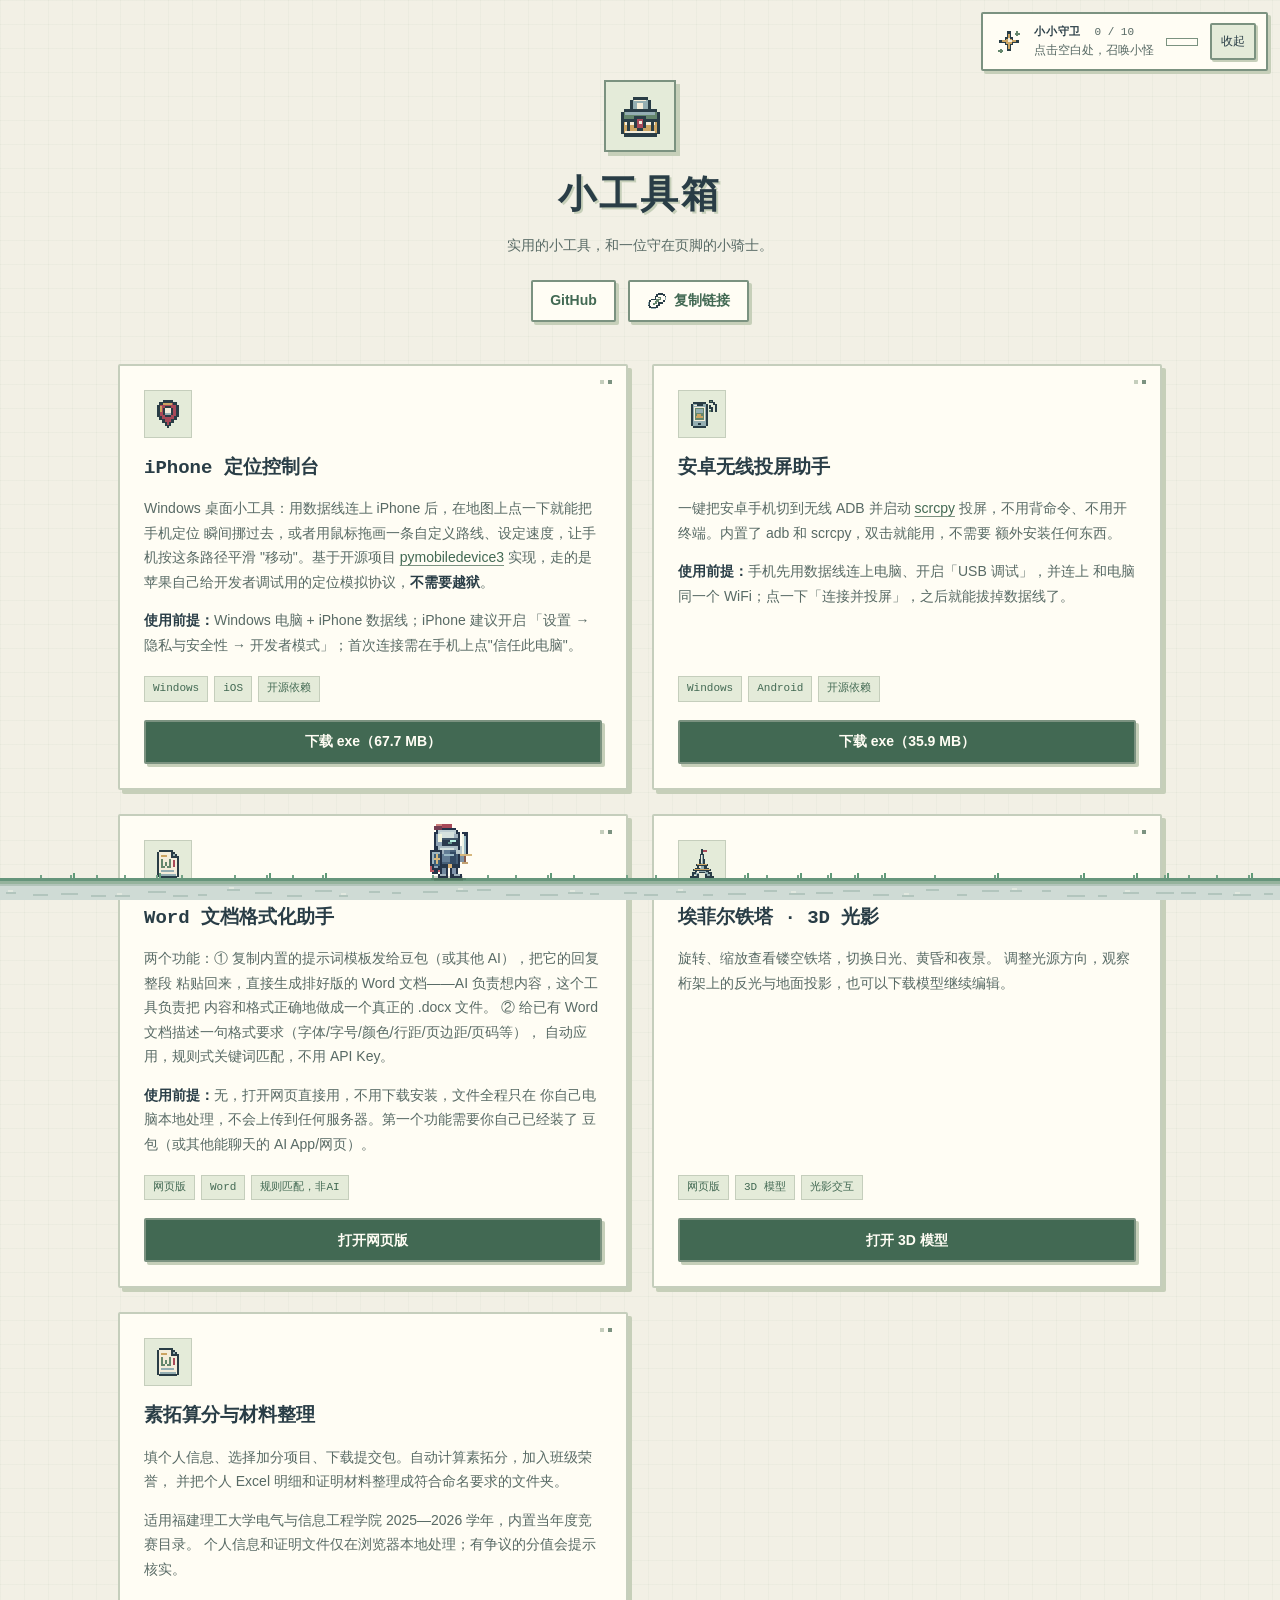
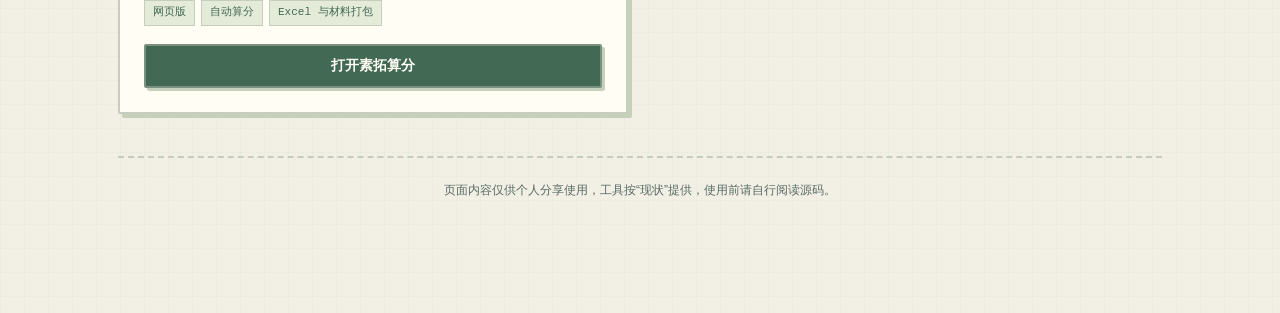
<file: index.html>
<!DOCTYPE html>
<html lang="zh-CN">
<head>
<meta charset="UTF-8">
<meta name="viewport" content="width=device-width, initial-scale=1.0">
<title>Lucius Cheng · 小工具箱</title>
<meta name="theme-color" content="#f2f0e5" media="(prefers-color-scheme: light)">
<meta name="theme-color" content="#192329" media="(prefers-color-scheme: dark)">
<link rel="icon" type="image/svg+xml" href="assets/site/favicon.svg">
<link rel="stylesheet" href="style.css">
<link rel="stylesheet" href="assets/knight-game/game.css">
<script type="module" src="assets/knight-game/game.mjs"></script>
</head>
<body>

<header class="hero">
  <div class="hero-inner">
    <div class="avatar" aria-hidden="true"><svg class="pixel-icon" focusable="false"><use href="assets/site/pixel-icons.svg#toolbox"></use></svg></div>
    <h1>小工具箱</h1>
    <p class="tagline">实用的小工具，和一位守在页脚的小骑士。</p>
    <div class="hero-links">
      <a href="https://github.com/luciuscheng-ss" target="_blank" rel="noopener">GitHub</a>
      <button id="copyLinkBtn" class="link-btn" type="button"><svg class="pixel-icon" aria-hidden="true" focusable="false"><use href="assets/site/pixel-icons.svg#link"></use></svg><span data-copy-label>复制链接</span></button>
    </div>
  </div>
</header>

<main>
  <section class="tools">

    <article class="card">
      <div class="card-icon" aria-hidden="true"><svg class="pixel-icon" focusable="false"><use href="assets/site/pixel-icons.svg#pin"></use></svg></div>
      <h2>iPhone 定位控制台</h2>
      <p class="card-desc">
        Windows 桌面小工具：用数据线连上 iPhone 后，在地图上点一下就能把手机定位
        瞬间挪过去，或者用鼠标拖画一条自定义路线、设定速度，让手机按这条路径平滑
        "移动"。基于开源项目
        <a href="https://github.com/doronz88/pymobiledevice3" target="_blank" rel="noopener">pymobiledevice3</a>
        实现，走的是苹果自己给开发者调试用的定位模拟协议，<strong>不需要越狱</strong>。
      </p>
      <p class="card-desc">
        <strong>使用前提：</strong>Windows 电脑 + iPhone 数据线；iPhone 建议开启
        「设置 → 隐私与安全性 → 开发者模式」；首次连接需在手机上点"信任此电脑"。
      </p>
      <div class="card-meta">
        <span class="tag">Windows</span>
        <span class="tag">iOS</span>
        <span class="tag">开源依赖</span>
      </div>
      <a class="btn" href="downloads/iPhone定位控制台.exe" download>下载 exe（67.7 MB）</a>
    </article>

    <article class="card">
      <div class="card-icon" aria-hidden="true"><svg class="pixel-icon" focusable="false"><use href="assets/site/pixel-icons.svg#phone"></use></svg></div>
      <h2>安卓无线投屏助手</h2>
      <p class="card-desc">
        一键把安卓手机切到无线 ADB 并启动
        <a href="https://github.com/Genymobile/scrcpy" target="_blank" rel="noopener">scrcpy</a>
        投屏，不用背命令、不用开终端。内置了 adb 和 scrcpy，双击就能用，不需要
        额外安装任何东西。
      </p>
      <p class="card-desc">
        <strong>使用前提：</strong>手机先用数据线连上电脑、开启「USB 调试」，并连上
        和电脑同一个 WiFi；点一下「连接并投屏」，之后就能拔掉数据线了。
      </p>
      <div class="card-meta">
        <span class="tag">Windows</span>
        <span class="tag">Android</span>
        <span class="tag">开源依赖</span>
      </div>
      <a class="btn" href="downloads/安卓无线投屏助手.exe" download>下载 exe（35.9 MB）</a>
    </article>

    <article class="card">
      <div class="card-icon" aria-hidden="true"><svg class="pixel-icon" focusable="false"><use href="assets/site/pixel-icons.svg#document"></use></svg></div>
      <h2>Word 文档格式化助手</h2>
      <p class="card-desc">
        两个功能：① 复制内置的提示词模板发给豆包（或其他 AI），把它的回复整段
        粘贴回来，直接生成排好版的 Word 文档——AI 负责想内容，这个工具负责把
        内容和格式正确地做成一个真正的 .docx 文件。
        ② 给已有 Word 文档描述一句格式要求（字体/字号/颜色/行距/页边距/页码等），
        自动应用，规则式关键词匹配，不用 API Key。
      </p>
      <p class="card-desc">
        <strong>使用前提：</strong>无，打开网页直接用，不用下载安装，文件全程只在
        你自己电脑本地处理，不会上传到任何服务器。第一个功能需要你自己已经装了
        豆包（或其他能聊天的 AI App/网页）。
      </p>
      <div class="card-meta">
        <span class="tag">网页版</span>
        <span class="tag">Word</span>
        <span class="tag">规则匹配，非AI</span>
      </div>
      <a class="btn" href="word-formatter/">打开网页版</a>
    </article>

    <article class="card">
      <div class="card-icon" aria-hidden="true"><svg class="pixel-icon" focusable="false"><use href="assets/site/pixel-icons.svg#tower"></use></svg></div>
      <h2>埃菲尔铁塔 · 3D 光影</h2>
      <p class="card-desc">
        旋转、缩放查看镂空铁塔，切换日光、黄昏和夜景。
        调整光源方向，观察桁架上的反光与地面投影，也可以下载模型继续编辑。
      </p>
      <div class="card-meta">
        <span class="tag">网页版</span>
        <span class="tag">3D 模型</span>
        <span class="tag">光影交互</span>
      </div>
      <a class="btn" href="eiffel-tower/">打开 3D 模型</a>
    </article>

    <article class="card">
      <div class="card-icon" aria-hidden="true"><svg class="pixel-icon" focusable="false"><use href="assets/site/pixel-icons.svg#document"></use></svg></div>
      <h2>素拓算分与材料整理</h2>
      <p class="card-desc">
        填个人信息、选择加分项目、下载提交包。自动计算素拓分，加入班级荣誉，
        并把个人 Excel 明细和证明材料整理成符合命名要求的文件夹。
      </p>
      <p class="card-desc">
        适用福建理工大学电气与信息工程学院 2025—2026 学年，内置当年度竞赛目录。
        个人信息和证明文件仅在浏览器本地处理；有争议的分值会提示核实。
      </p>
      <div class="card-meta">
        <span class="tag">网页版</span>
        <span class="tag">自动算分</span>
        <span class="tag">Excel 与材料打包</span>
      </div>
      <a class="btn" href="sutuo-calculator/">打开素拓算分</a>
    </article>

    <!-- 更多工具卡片按同样的结构往下加 -->

  </section>
</main>

<footer>
  <p>页面内容仅供个人分享使用，工具按“现状”提供，使用前请自行阅读源码。</p>
</footer>

<aside id="homepage-guard" class="homepage-guard" aria-label="像素小骑士" hidden>
  <canvas class="guard-canvas" aria-hidden="true"></canvas>
  <div class="guard-hud">
    <span class="guard-mark" aria-hidden="true"><svg class="pixel-icon" focusable="false"><use href="assets/site/pixel-icons.svg#spark"></use></svg></span>
    <div class="guard-info">
      <span class="guard-name">小小守卫 <span class="guard-count">0 / 10</span></span>
      <span class="guard-hint">点击空白处，召唤小怪</span>
    </div>
    <span class="guard-charge" aria-hidden="true"></span>
    <button class="guard-toggle" type="button" aria-pressed="true" aria-label="关闭像素小游戏">收起</button>
  </div>
  <span class="guard-announcement" role="status" aria-live="polite"></span>
</aside>

<script>
let copyResetTimer;
document.getElementById("copyLinkBtn").addEventListener("click", async () => {
  try {
    await navigator.clipboard.writeText(location.href);
    const label = document.querySelector("[data-copy-label]");
    clearTimeout(copyResetTimer);
    label.textContent = "已复制";
    copyResetTimer = setTimeout(() => { label.textContent = "复制链接"; }, 1500);
  } catch (e) {
    prompt("复制失败，请手动复制这个链接：", location.href);
  }
});
</script>

</body>
</html>
</file>
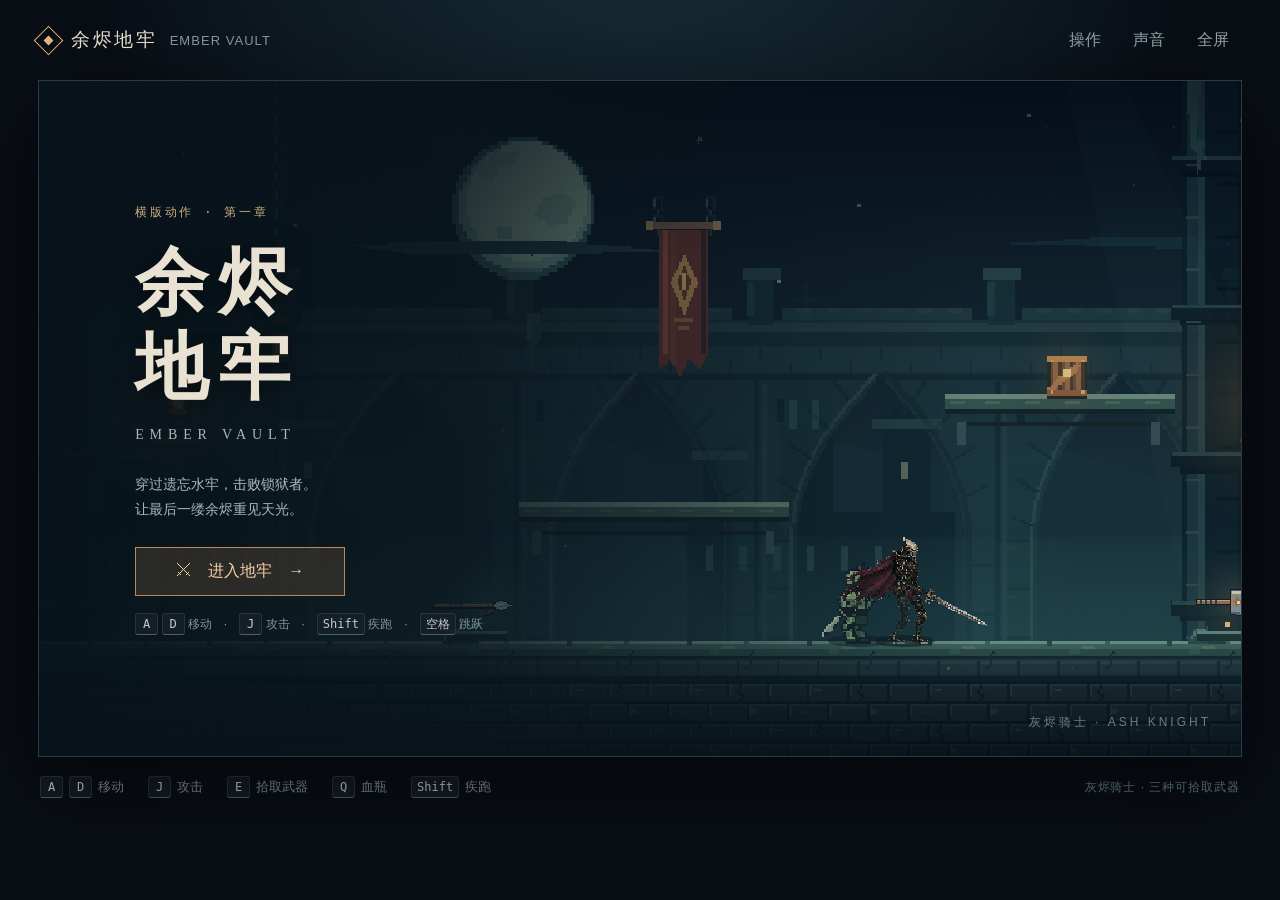
<file: ember-vault/index.html>
<!doctype html>
<html lang="zh-CN">
<head>
  <meta charset="utf-8">
  <meta name="viewport" content="width=device-width,initial-scale=1,viewport-fit=cover">
  <meta name="theme-color" content="#090e15">
  <title>余烬地牢 · Ember Vault</title>
  <style>
    [hidden]{display:none!important}
    :root{color-scheme:dark;--bg:#090e15;--panel:#0e1821;--line:#2a3c43;--ink:#e9e2d2;--muted:#98aaad;--gold:#e6b580;--mint:#83d3b9;--red:#ec8668}
    *{box-sizing:border-box}html,body{margin:0;min-height:100%;background:radial-gradient(circle at 50% -20%,#18313b 0,#090e15 48%);color:var(--ink);font-family:"Segoe UI","Microsoft YaHei",sans-serif}button{font:inherit;color:inherit;cursor:pointer}button:focus-visible{outline:2px solid var(--gold);outline-offset:3px}.page{width:min(1380px,100%);margin:auto;padding:0 38px 28px}.topbar{height:80px;display:flex;align-items:center;justify-content:space-between;gap:20px}.brand{display:flex;align-items:center;gap:12px;font-family:Georgia,serif;letter-spacing:.14em;font-size:19px}.brand-mark{width:21px;height:21px;border:1px solid var(--gold);transform:rotate(45deg);display:grid;place-items:center}.brand-mark:after{content:"";width:7px;height:7px;background:var(--gold)}.brand small{color:#87999f;font:13px "Segoe UI",sans-serif;letter-spacing:.08em}.top-actions{display:flex;gap:6px}.top-actions button{border:1px solid transparent;background:transparent;color:#93a5a8;padding:9px 12px;border-radius:3px}.top-actions button:hover{background:#1b2a32;color:#efddbe}.stage{position:relative;isolation:isolate;background:#0b1820;border:1px solid var(--line);aspect-ratio:16/9;overflow:hidden;box-shadow:0 30px 80px #0008}.stage:fullscreen{width:100%;height:100%;display:flex;align-items:center;background:#070d13;aspect-ratio:auto}.stage:fullscreen canvas{object-fit:contain;height:100%}.stage canvas{display:block;width:100%;height:100%;image-rendering:pixelated;touch-action:none}.hud{position:absolute;inset:24px 29px auto;display:flex;justify-content:space-between;pointer-events:none}.vitals{width:210px}.heading{display:flex;gap:8px;align-items:center;color:#f2beb0;font-size:12px;letter-spacing:.12em;margin-bottom:8px}.heading b{margin-left:auto;font:12px monospace;color:#d7d1c2;letter-spacing:0}.track{height:9px;background:#32272c;outline:1px solid #fff2;outline-offset:3px}.track>i{display:block;height:100%;background:linear-gradient(90deg,#b94949,#ec8668);transition:width .2s}.stamina{height:3px;background:#20312e;margin-top:11px}.stamina>i{display:block;height:100%;background:var(--mint);transition:width .2s}.stamina-label{display:block;margin-top:5px;color:#86a09b;font-size:12px;letter-spacing:.08em}.run-data{display:flex;gap:24px;font:14px monospace;text-shadow:0 2px 8px #000}.cells{color:#8edfc9}.boss{position:absolute;top:26px;left:35%;width:30%;text-align:center;color:#eac5b6;font-size:14px;pointer-events:none}.boss small{display:block;margin:4px;color:#ac7f75;font:12px monospace;letter-spacing:.18em}.boss-track{height:6px;background:#23171c;border:1px solid #93493699}.boss-track i{display:block;height:100%;background:#c0564a;transition:width .15s}.equipment{position:absolute;left:27px;bottom:22px;display:flex;align-items:center;gap:12px;font-size:13px;text-shadow:0 1px 5px #000;pointer-events:none}.weapon-slot{position:relative;width:62px;height:45px;display:grid;place-items:center;border:1px solid #bf916b80;background:#1e242add}.weapon-slot img{width:72px;height:40px;object-fit:contain;image-rendering:pixelated}.weapon-slot kbd{position:absolute;right:4px;bottom:1px}.equipment small{display:block;color:#90a3a6;font-size:12px;margin-top:4px}.potion{pointer-events:auto;position:relative;margin-left:14px;width:44px;height:44px;border:1px solid #72a99090;background:#183330dd;color:#98d7b5}.potion b{position:absolute;right:4px;top:1px;font:12px monospace}.potion small{position:absolute;right:4px;bottom:1px;font:12px monospace}.objective{position:absolute;right:27px;bottom:25px;width:160px;text-align:right;color:#c1c9c1;font-size:12px;text-shadow:0 1px 5px #000;pointer-events:none}.objective .progress{height:2px;background:#7f949466;margin-top:10px}.objective i{display:block;height:100%;background:var(--gold);transition:width .2s}.hint{position:absolute;left:50%;bottom:89px;transform:translateX(-50%);max-width:90%;padding:9px 16px;border:0;border-left:2px solid #cb9766;background:#101c24e8;color:#ecdec4;font-size:14px;white-space:nowrap}.hint[hidden]{display:none}.hint:hover{background:#263d45}.overlay{position:absolute;inset:0;display:flex;align-items:center;justify-content:center;flex-direction:column;text-align:center;background:#071019df;backdrop-filter:blur(5px);padding:24px}.title{align-items:flex-start;justify-content:center;text-align:left;padding-left:8%;background:linear-gradient(90deg,#07121af4,#08131acc 35%,#07151a18 78%);backdrop-filter:none}.eyebrow{color:#cead7c;font:12px monospace;letter-spacing:.23em}.title h1{font:600 clamp(42px,5.7vw,78px)/1.1 Georgia,"STKaiti","KaiTi",serif;letter-spacing:.13em;margin:22px 0 10px;text-shadow:0 4px 25px #0008}.title h1 span{display:block;margin-top:5px}.english{color:#c3b393;font:14px Georgia,serif;letter-spacing:.42em;margin:14px 0 24px}.premise{color:#a6b4b7;font-size:14px;line-height:1.85;margin:0 0 25px}.begin{display:flex;align-items:center;gap:12px;min-width:210px;justify-content:center;border:1px solid #bc8657;background:#b0794b33;color:#f3d3a4;padding:13px 22px}.begin:hover{background:#b0794b55;border-color:#efc791}.start-controls{margin-top:17px;color:#819697;font-size:12px}.title-footer{position:absolute;right:30px;bottom:25px;color:#adc2c099;font-size:12px;letter-spacing:.25em}.overlay h2{font:500 clamp(28px,4vw,49px) Georgia,"STKaiti",serif;letter-spacing:.12em;margin:0}.overlay p{color:#a7b8b8;font-size:14px;line-height:1.8}.overlay .result{display:flex;gap:28px;color:#a3b2b5;margin:4px 0 11px}.overlay .result b{font:14px monospace;color:#ecd6b6;margin-left:6px}.overlay .ghost-button{border:0;background:none;color:#a3b2b5;padding:9px 14px}.loading{animation:pulse 1s infinite alternate}@keyframes pulse{to{opacity:.35}}.controls{display:flex;align-items:center;gap:24px;padding:19px 2px;color:#809398;font-size:13px}.controls span{display:flex;align-items:center;gap:6px}.note{margin-left:auto;color:#677e83;font-size:12px;letter-spacing:.08em}kbd{display:inline-flex;align-items:center;justify-content:center;min-width:23px;height:22px;padding:0 5px;border:1px solid #3a4a5180;border-bottom-color:#516068;background:#172128cc;border-radius:3px;color:#c3cbca;font:12px monospace}.touch{display:none}.help{max-width:550px;width:calc(100% - 32px);border:1px solid #36505a;background:#14212b;color:var(--ink);padding:28px;box-shadow:0 25px 80px #000b}.help::backdrop{background:#03070acc}.help h2{font:500 28px Georgia,serif;margin:0 0 17px}.help dl{display:grid;gap:10px;font-size:14px}.help dl div{display:grid;grid-template-columns:150px 1fr;gap:15px}.help dt{color:#ddb989}.help dd{margin:0;color:#b6c5c7}.help p{color:#96b1b3;font-size:14px;line-height:1.7}.close-help{margin-top:17px;border:1px solid #527073;background:#183039;padding:8px 15px}
    @media(max-width:850px){.page{padding:0 16px 14px}.topbar{height:65px}.stage{aspect-ratio:auto;height:min(68svh,580px);min-height:420px}.hud{inset:16px 18px auto}.vitals{width:150px}.run-data{gap:13px}.boss{top:76px;width:55%;left:22.5%}.equipment{left:16px;bottom:104px}.objective{right:16px;bottom:106px;width:125px}.hint{bottom:164px;white-space:normal;text-align:center;width:max-content}.controls{gap:12px;flex-wrap:wrap;padding:15px 0}.note{display:none}.touch{position:absolute;display:flex;left:12px;right:12px;bottom:15px;justify-content:space-between;touch-action:none}.touch>div{display:flex;gap:8px}.touch button{width:47px;height:47px;border-radius:50%;border:1px solid #71939590;background:#13252bdd;color:#cadad5;display:grid;place-items:center;touch-action:none}.touch .attack{width:56px;height:56px;margin-top:-8px;background:#753f2db3;border-color:#c28c69;color:#f3d2ad}.touch .sprint{position:absolute;left:2px;bottom:57px;width:92px;height:30px;border-radius:4px;font-size:13px}.touch .sprint[aria-pressed=true]{background:#456d61;color:#e8fff4}.title{padding:0 25px;align-items:flex-start}.title h1{font-size:53px}.title-footer{display:none}.brand{font-size:15px;gap:8px}.brand small{font-size:11px}.top-actions button{padding:8px}.help dl div{grid-template-columns:120px 1fr}}
  </style>
</head>
<body>
  <main class="page">
    <header class="topbar">
      <div class="brand"><span class="brand-mark"></span><span>余烬地牢</span><small>EMBER VAULT</small></div>
      <div class="top-actions"><button id="helpButton" aria-label="查看操作说明">操作</button><button id="soundButton" aria-label="切换声音">声音</button><button id="fullscreenButton" aria-label="全屏">全屏</button></div>
    </header>
    <section class="stage" id="stage">
      <canvas id="game" width="960" height="540" aria-label="余烬地牢游戏画布"></canvas>
      <div class="hud" id="hud" hidden>
        <div class="vitals"><div class="heading">生命 <b id="hpText">100 / 100</b></div><div class="track"><i id="hpBar" style="width:100%"></i></div><div class="stamina"><i id="staminaBar" style="width:100%"></i></div><span class="stamina-label">耐力 · 疾跑与翻滚</span></div>
        <div class="run-data"><span id="cells">◆ 0</span><span id="kills">击败 0</span></div>
      </div>
      <div class="boss" id="bossHud" hidden><span>锁狱者</span><small>THE JAILER</small><div class="boss-track"><i id="bossBar" style="width:100%"></i></div></div>
      <div class="overlay title" id="titleOverlay"><div><span class="eyebrow">横版动作 · 第一章</span><h1>余烬<span>地牢</span></h1><p class="english">EMBER VAULT</p><p class="premise">穿过遗忘水牢，击败锁狱者。<br>让最后一缕余烬重见天光。</p><button class="begin" id="beginButton">⚔　进入地牢　→</button><div class="start-controls"><kbd>A</kbd> <kbd>D</kbd> 移动　·　<kbd>J</kbd> 攻击　·　<kbd>Shift</kbd> 疾跑　·　<kbd>空格</kbd> 跳跃</div></div><span class="title-footer">一柄剑，一条出路。</span></div>
      <div class="overlay" id="stateOverlay" hidden><div class="eyebrow" id="stateEyebrow">RUN ENDED</div><h2 id="stateTitle"></h2><p id="stateCopy"></p><div class="result"><span>击败 <b id="stateKills">0</b></span><span>余烬 <b id="stateCells">0</b></span></div><button class="ghost-button" id="stateButton">↻　重新开始</button></div>
      <button class="hint" id="hint" hidden></button>
      <div class="equipment" id="equipment" hidden><span class="weapon-slot"><img id="weaponIcon" alt="当前武器"><kbd>J</kbd></span><span><b id="weaponName">余烬长剑</b><small id="weaponStyle">迅捷连斩</small></span><button class="potion" id="potion" aria-label="使用血瓶">✦<b id="flasks">2</b><small>Q</small></button></div>
      <div class="objective" id="objective" hidden><span id="objectiveText">深入地牢 →</span><div class="progress"><i id="progressBar" style="width:0%"></i></div></div>
      <div class="touch" id="touch" hidden><button class="sprint" id="sprintButton" aria-pressed="false">⚡ 疾跑</button><div><button data-hold="left" aria-label="向左">←</button><button data-hold="right" aria-label="向右">→</button></div><div><button data-action="roll" aria-label="翻滚">↻</button><button data-action="jump" aria-label="跳跃">↑</button><button class="attack" data-action="attack" aria-label="攻击">⚔</button></div></div>
    </section>
    <div class="controls"><span><kbd>A</kbd><kbd>D</kbd>移动</span><span><kbd>J</kbd>攻击</span><span><kbd>E</kbd>拾取武器</span><span><kbd>Q</kbd>血瓶</span><span><kbd>Shift</kbd>疾跑</span><span class="note">像素骨骼动画 · 三种可拾取武器</span></div>
  </main>
  <dialog class="help" id="helpDialog"><h2>操作说明</h2><dl><div><dt>A / D 或方向键</dt><dd>移动，持续按住 Shift 疾跑</dd></div><div><dt>J / 鼠标左键</dt><dd>使用当前武器攻击，连续按压形成连段</dd></div><div><dt>E</dt><dd>拾取附近的长剑、长矛或战锤，旧武器会留在原地</dd></div><div><dt>空格 / W</dt><dd>跳跃，可二段跳</dd></div><div><dt>K</dt><dd>翻滚并获得短暂无敌</dd></div><div><dt>Q</dt><dd>使用血瓶恢复生命</dd></div></dl><p>三种武器拥有不同的攻击距离、伤害和硬直效果。疾跑会消耗耐力，疾跑攻击会向前冲刺。</p><button class="close-help" id="closeHelp">关闭</button></dialog>
  <script>globalThis.__EMBER_ASSET_BASE__='./assets';</script>
  <script type="module">
    import { createGame } from './game.js?v=ash-knight-2';
    const $=id=>document.getElementById(id);
    const canvas=$('game'),stage=$('stage');let game=null,muted=false,sprintHeld=false;
    const initial={mode:'loading',hp:100,stamina:100,kills:0,cells:0,time:0,zone:'遗忘水牢',boss:0,bossMax:1,flasks:2,hint:'',combo:0,progress:0,weapon:'sword',weaponName:'余烬长剑',weaponStyle:'迅捷连斩',sprinting:false};
    function render(s){
      $('stateKills').textContent=s.kills;$('stateCells').textContent=s.cells;
      if(s.mode!=='playing'){sprintHeld=false;game?.hold('sprint',false);}
      const playing=s.mode==='playing',showHud=playing||s.mode==='paused';$('hud').hidden=!showHud;$('equipment').hidden=!showHud;$('objective').hidden=!showHud;$('touch').hidden=!showHud;$('bossHud').hidden=!(showHud&&s.boss>0);$('titleOverlay').hidden=s.mode!=='title';$('stateOverlay').hidden=!['dead','won','paused'].includes(s.mode);
      $('hpText').textContent=`${Math.ceil(s.hp)} / 100`;$('hpBar').style.width=`${Math.max(0,s.hp)}%`;$('staminaBar').style.width=`${Math.max(0,s.stamina)}%`;$('cells').textContent=`◆ ${s.cells}`;$('kills').textContent=`击败 ${s.kills}`;$('weaponIcon').src=`./assets/characters/weapon-${s.weapon}.png`;$('weaponIcon').alt=s.weaponName;$('weaponName').textContent=s.weaponName;$('weaponStyle').textContent=`${s.weaponStyle}${s.sprinting?' · 疾跑中':''}`;$('flasks').textContent=s.flasks;$('progressBar').style.width=`${Math.round(s.progress*100)}%`;$('objectiveText').textContent=s.progress<.82?'深入地牢 →':s.boss>0?'击败锁狱者':'寻找出口 →';$('bossBar').style.width=`${s.bossMax?Math.max(0,s.boss/s.bossMax*100):0}%`;
      const state=$('stateOverlay');if(s.mode==='dead'){ $('stateEyebrow').textContent='RUN ENDED';$('stateTitle').textContent='余烬熄灭';$('stateCopy').textContent='地牢仍在等待下一位挑战者。';$('stateButton').textContent='↻　重新开始';}else if(s.mode==='won'){ $('stateEyebrow').textContent='THE VAULT OPENS';$('stateTitle').textContent='天光重现';$('stateCopy').textContent='你带着最后的余烬穿过了锁狱大厅。';$('stateButton').textContent='↻　再次挑战';}else if(s.mode==='paused'){ $('stateEyebrow').textContent='PAUSED';$('stateTitle').textContent='暂停';$('stateCopy').textContent='按 Esc 或 P 返回战斗。';$('stateButton').textContent='▶　继续';}
      const hint=$('hint');hint.hidden=!playing||!s.hint;hint.textContent=s.hint?s.hint.replace('按 E','E / 点击'):'';$('sprintButton').setAttribute('aria-pressed',String(sprintHeld));
    }
    function action(name){if(game)game.action(name)}
    try{game=createGame(canvas,render,(message)=>{console.error(message);$('stateEyebrow').textContent='LOAD ERROR';$('stateTitle').textContent='素材加载失败';$('stateCopy').textContent=message;$('stateOverlay').hidden=false;$('titleOverlay').hidden=true});render(initial)}catch(error){console.error(error);$('stateTitle').textContent='浏览器不支持 Canvas';$('stateCopy').textContent='请使用较新的 Chrome、Edge 或 Firefox。';$('stateOverlay').hidden=false;$('titleOverlay').hidden=true}
    $('beginButton').onclick=()=>action('start');$('stateButton').onclick=()=>{if(game?.getState().mode==='paused')action('togglePause');else action('restart')};$('potion').onclick=()=>action('heal');$('hint').onclick=()=>action('interact');$('soundButton').onclick=()=>{muted=!muted;game?.mute(muted);$('soundButton').textContent=muted?'静音':'声音'};$('fullscreenButton').onclick=()=>stage.requestFullscreen?.();$('helpButton').onclick=()=>$('helpDialog').showModal();$('closeHelp').onclick=()=>$('helpDialog').close();
    $('sprintButton').onclick=()=>{sprintHeld=!sprintHeld;game?.hold('sprint',sprintHeld)};
    document.querySelectorAll('[data-action]').forEach(button=>button.addEventListener('pointerdown',()=>action(button.dataset.action)));
    document.querySelectorAll('[data-hold]').forEach(button=>{const key=button.dataset.hold;const on=event=>{event.preventDefault();button.setPointerCapture?.(event.pointerId);game?.hold(key,true)};const off=()=>game?.hold(key,false);button.addEventListener('pointerdown',on);button.addEventListener('pointerup',off);button.addEventListener('pointercancel',off);});
    window.addEventListener('beforeunload',()=>game?.destroy());
    $('helpButton').onclick=()=>{game?.pause();$('helpDialog').showModal();};
    $('fullscreenButton').onclick=()=>{if(document.fullscreenElement)document.exitFullscreen?.();else stage.requestFullscreen?.().catch(()=>{});};
    document.querySelector('.title-footer').textContent='灰烬骑士 · ASH KNIGHT';
    document.querySelector('.note').textContent='灰烬骑士 · 三种可拾取武器';
    document.querySelector('.stamina-label').textContent='翻滚体力';
    $('helpDialog').querySelector('p').textContent='长剑连斩、长矛突刺、战锤重击。疾跑攻击带前冲；翻滚消耗体力，期间短暂无敌。';
  </script>
</body>
</html>
</file>
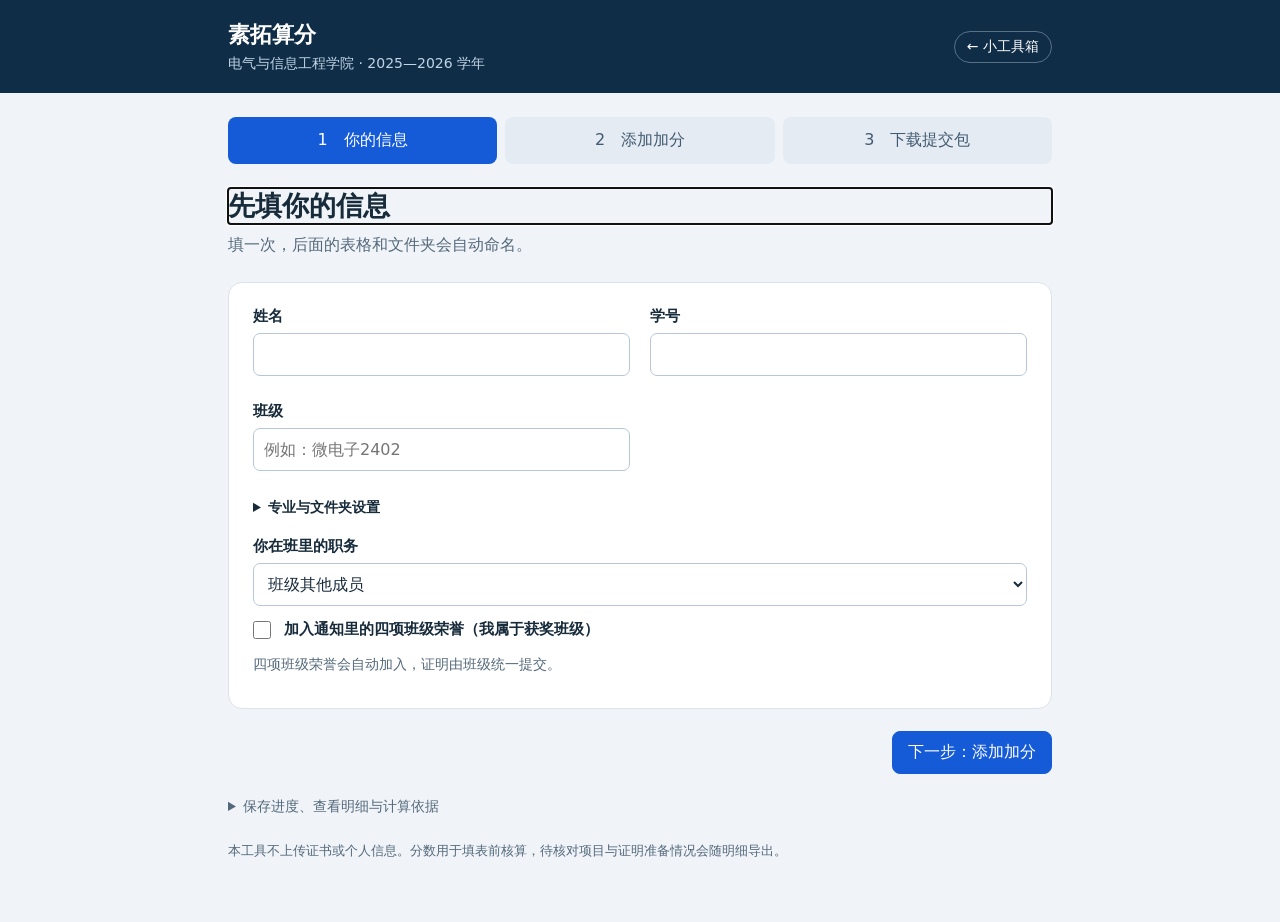
<file: sutuo-calculator/index.html>
<!doctype html><html lang="zh-CN"><head><meta charset="utf-8"><meta name="viewport" content="width=device-width,initial-scale=1"><title>素拓算分 · 小工具箱</title><meta name="description" content="福建理工大学电气与信息工程学院2025—2026学年素拓算分与证明材料整理工具，自动生成个人Excel和提交文件夹。"><style>
:root{font-family:system-ui,-apple-system,"Microsoft YaHei",sans-serif;color:#172b3b;background:#f0f4f8;font-size:16px;--blue:#155bd7;--line:#dbe3ec}*{box-sizing:border-box}body{margin:0}header{background:#102d47;color:white;padding:24px max(24px,calc((100vw - 1200px)/2));display:flex;align-items:center;justify-content:space-between;gap:20px}h1{font-size:25px;margin:0 0 5px}h2{font-size:19px;margin:0 0 18px}h3{font-size:16px;margin:0 0 12px}p{line-height:1.65;margin:8px 0}.muted,small{font-size:14px;color:#53687a}header .muted{color:#c0d4e7}.tag{border:1px solid #577187;padding:6px 12px;border-radius:30px;font-size:14px;white-space:nowrap}main{max-width:1248px;padding:24px;margin:auto}.layout{display:grid;grid-template-columns:360px 1fr;gap:22px}.panel{background:white;border:1px solid var(--line);border-radius:14px;padding:22px;margin-bottom:20px}.row{display:flex;gap:12px;align-items:center;flex-wrap:wrap}.grid{display:grid;grid-template-columns:1fr 1fr;gap:12px}label{display:block;font-size:14px;font-weight:600;margin-bottom:14px}input,select,textarea{display:block;width:100%;font:inherit;font-weight:400;color:inherit;background:white;border:1px solid #b7c7d8;border-radius:7px;padding:10px;margin-top:7px;min-height:43px}input[type=checkbox]{display:inline;width:18px;min-height:18px;margin:0 8px 0 0;vertical-align:middle}textarea{min-height:66px}button{font:inherit;border:1px solid var(--line);background:white;color:#173651;border-radius:8px;padding:10px 15px;cursor:pointer}button:hover{background:#eaf2ff}button.primary{background:var(--blue);color:white;border-color:var(--blue)}button:focus-visible,input:focus-visible,select:focus-visible,summary:focus-visible{outline:3px solid #57a8ff;outline-offset:3px}.wide{width:100%}.notice{background:#fff5df;border-left:3px solid #d49b28;padding:11px 14px;font-size:14px;line-height:1.6;margin:12px 0}.info{background:#eef5ff;border-left-color:var(--blue)}.scorebox{background:#eaf2ff;border:1px solid #c5d9fa;border-radius:10px;padding:20px;margin-bottom:18px}.score{font-size:48px;line-height:1.1;font-weight:750;color:#104dba}.score small{font-size:16px;margin-left:6px}.subtotals{display:grid;grid-template-columns:repeat(4,1fr);gap:10px}.metric{padding:11px 9px;border:1px solid var(--line);border-radius:8px}.metric span{font-size:12px;color:#53687a;display:block}.metric strong{font-size:20px;display:block;margin:5px 0}.list{overflow:auto}table{border-collapse:collapse;width:100%;font-size:14px;min-width:660px}th{text-align:left;background:#f3f7fc;color:#53687a;font-weight:600}th,td{padding:13px 10px;border-bottom:1px solid var(--line);vertical-align:top}td small{display:block;line-height:1.5;margin-top:5px}td.num{text-align:right;font-variant-numeric:tabular-nums;white-space:nowrap}.empty{padding:42px 15px;text-align:center;color:#53687a}.toolbar{display:flex;gap:8px;flex-wrap:wrap;margin-top:18px}details{margin-top:14px}summary{cursor:pointer;font-weight:600;font-size:14px}#message{min-height:24px;font-size:14px;color:#9c320d}.remove{padding:4px 8px;font-size:13px}#preview{font-size:16px;padding:12px;background:#f0f5fc;margin:12px 0;border-radius:8px}footer{font-size:13px;color:#53687a;margin-top:24px;line-height:1.7}a{color:var(--blue)}[hidden]{display:none!important}@media(max-width:900px){.layout{grid-template-columns:1fr}.subtotals{grid-template-columns:repeat(2,1fr)}header{padding:20px}main{padding:14px}.panel{padding:18px}}@media print{header{background:white;color:black}aside,.toolbar,.remove,#settings{display:none}.layout{display:block}.panel{border:0;padding:5px}.list{overflow:visible}table{min-width:0}body{background:white}.notice{break-inside:avoid}}
</style></head><body><header><div><h1>素拓算分</h1><div class="muted">电气与信息工程学院 · 2025—2026 学年</div></div><a class="tag" style="color:inherit;text-decoration:none" href="../">← 小工具箱</a></header><main>
<section class="panel" id="settings"><div class="grid"><label>班级职务<select id="role"><option>班级其他成员</option><option>班长</option><option>团支书</option><option>学委</option><option>其他班委</option></select></label><label>学委五四红旗团支部计算依据<select id="policy"><option value="college">学院细则：0.90 分（默认）</option><option value="notice">群通知：1.20 分</option></select></label></div><label><input type="checkbox" id="classIncluded">加入群通知中的四项班级荣誉（确认本人属于获奖班级）</label><p class="muted">班级荣誉佐证统一提交，不需要放入个人材料。切换职务后自动重算。</p><div id="roleWarning" class="notice" hidden>学委分值存在冲突：两种口径都会显示，但这项暂列待核对，不纳入已核算总分。</div></section>
<div class="layout"><aside><section class="panel"><h2>添加个人加分项</h2><label>项目类型<select id="type"><option value="contest">科创竞赛</option><option value="sport">文体比赛</option><option value="english">英语四 / 六级</option><option value="computer">计算机等级</option><option value="cadre">学生干部考核</option><option value="project">大创项目结项</option><option value="honor">个人荣誉 / 文明宿舍</option><option value="culture">校园文化活动</option><option value="practice">社会实践先进小分队</option><option value="certificate">资信证书</option><option value="blood">献血</option><option value="manual">其他项目（手动核算）</option></select></label><form id="itemForm"><div id="fields"></div><label>证书日期精度<select id="datePrecision"><option value="day">精确到日</option><option value="month">仅到月（不虚填日期）</option></select></label><label>认定日期<input type="date" id="date" min="2025-09-01" max="2026-08-31" required></label><p class="muted" id="dateHelp">竞赛按证书或文件落款时间；证书只有年月时选择“仅到月”。</p><label>证明材料名称<input id="proof" placeholder="例如：获奖证书.jpg" maxlength="150"></label><label>同一项目 / 同一荣誉标识（选填）<input id="group" placeholder="重复获奖填写相同标识，自动取最高" maxlength="120"></label><div id="preview" aria-live="polite"></div><button type="submit" class="primary wide">＋ 添加到明细</button></form><div id="message" role="status"></div></section></aside>
<div><section class="panel"><div class="scorebox"><div>已核算计入总分</div><div class="score" id="total">0.00<small>分</small></div><p class="muted" id="summary">添加项目后自动汇总</p></div><div id="subtotals" class="subtotals"></div><div class="notice" id="specialWarning" hidden></div><h2 style="margin-top:24px">个人加分明细</h2><div class="list" id="list"></div><div class="toolbar"><button id="csv">导出核算明细 CSV</button><button id="backup">保存进度 JSON</button><button id="restore">恢复进度</button><button id="print">打印 / 保存 PDF</button></div><input id="file" type="file" accept=".json" hidden><p class="muted">自动保存在当前浏览器。换设备前请保存进度。CSV 是核算清单，不替代班级要求的原版 Excel 提交表。</p></section>
<section class="panel"><h2>计算依据与待核对规则</h2><p>计分期：<b>2025.09.01—2026.08.31</b>。各项先保留两位小数，再汇总；超过分类上限的部分不计入。</p><details><summary>重复计分与分类上限</summary><p>创新创业 6 分；人文素质 1 分（校园文化活动子项 0.8 分）；文体特长 6 分；应用技能 3 分；资信证书 1 分。干部任职不叠加，取最高。手动填写相同“同组标识”可让同一作品或荣誉取最高；不同文体比赛请使用不同标识。</p><p>特殊表彰按细则第17页分为（1）上限3分、（2）上限6分，分别核算。模板把特殊表彰统一限为3分，与细则不同；达到冲突条件时将提示复核，不能直接把本工具总分当作最终审核结果。</p></details><details><summary>科创竞赛目录与例外</summary><p>内置2025年度目录186项，自2025年9月1日起执行。公式：奖项基础分 × 全国/省/校/院级权重 × A+/A/B/C/D分类权重。赛事名称里的“全国”不代表你获得全国级奖，请按证书选择获奖层级。</p><p>蓝桥杯国赛按C类、省赛按D类；美赛O奖为A+，F奖为B，其余按C。非一二三等奖等特殊奖名与基础分的对应需要学院确认，暂不自动纳入已核算分。目录备注允许部分新增赛事认定，未收录项目请使用手动核算并补充依据。</p></details><details><summary>班级通知如何应用</summary><p>四项班级荣誉仅添加一次；苍霞好班级一等奖和宿舍装饰大赛最佳组织奖按后续更正计入文体特长。第一项比赛的名称在截图中也写作“十佳温暖班集体”，保留同一项，不重复添加。</p><p>学委的五四红旗团支部分值有0.90与1.20两种说法，按选择展示，待核对项不计入已核算总分。所有班级荣誉由班级统一核验证明与日期。</p></details><details><summary>尚需人工认定的范围</summary><p>本工具计算素质拓展分，不计算学业成绩等基础性素质。论文、专利、特殊科技成果、未列出的表彰可用手动核算记录，默认待核对。项目资格、证明真实性、跨类别重复获奖、文体同一比赛多奖的累计上限及最终审核仍需人工核对。当前未读取腾讯文档参考正文。</p><p>依据：学院《学生素质综合测评实施细则》第11—18页；校三创〔2025〕19号及附件；本次班级群通知。学生手册作为补充资料，本版本自动规则以已核对的学院细则为准。</p></details></section></div></div><footer>本工具不上传证书或个人信息。分数用于填表前核算，待核对项目与证明准备情况会随明细导出。</footer></main>
<script>/* 依据：学院2025-2026细则第11–18页、2025竞赛目录、用户提供的班级通知。 */
(function(root){
// Keep numerical precision; cell number formats only change the displayed decimals.
const round=n=>Number(Number(n).toPrecision(15));
function rawScore(r){
 const formula=String(r.formula||'').replace(/（(?:A\+|A|B|C|D)类）$/,'');
 return /^\d+(?:\.\d+)?(?: × \d+(?:\.\d+)?)+$/.test(formula)?round(formula.split(' × ').map(Number).reduce((a,b)=>a*b,1)):round(Number(r.score));
}
const caps={创新创业能力:6,组织管理能力:Infinity,人文素质:1,文体特长:6,应用技能:3,资信证书:1,'特殊表彰（1）':3,'特殊表彰（2）':6};
function classRows(role,policy){
 const leader=['班长','团支书'].includes(role),study=role==='学委',other=role==='其他班委';
 const red=leader?1.2:study?(policy==='notice'?1.2:.9):other?.9:.75;
 const dorm=leader||study?.15:other?.12:.1;
 return [
  ['校级五四红旗团支部','特殊表彰（2）',red,`1.5 × ${round(red/1.5)}`],
  ['院级“宿舍文明”创建工作先进集体','特殊表彰（2）',dorm,`0.5 × ${round(dorm/.5)}`],
  ['院级苍霞好班级一等奖（名称以班级证明为准）','文体特长',.15,'2.5 × 0.06'],
  ['院级宿舍装饰大赛最佳组织奖','文体特长',.03,'0.5 × 0.06']
 ].map((r,i)=>({id:'class'+i,name:r[0],category:r[1],score:r[2],formula:r[3],date:'班级统一核验',proof:'班级统一提交',group:'',source:'班级通知；学院细则第15–18页',pending:study&&i===0?'学委：细则0.90，群通知1.20；当前按'+(policy==='notice'?'群通知':'学院细则'):'',classItem:true}));
}
function calculate(rows){
 let list=rows.map(r=>({...r,score:rawScore(r),included:0,status:r.pending?'待核对':'计入'}));
 for(const r of list){
  if(!Number.isFinite(r.score)||r.score<0||!Object.hasOwn(caps,r.category)){r.pending='分数或分类无效';r.status='待核对';}
  const monthOnly=/^\d{4}-(0[1-9]|1[0-2])$/.test(r.date);
  const d=new Date(r.date);const validDay=/^\d{4}-\d{2}-\d{2}$/.test(r.date)&&!Number.isNaN(d.valueOf())&&d.toISOString().slice(0,10)===r.date;
  const inPeriod=monthOnly?r.date>='2025-09'&&r.date<='2026-08':validDay&&r.date>='2025-09-01'&&r.date<='2026-08-31';
  if(!r.classItem&&!inPeriod){r.pending='日期缺失或不在2025.9.1—2026.8.31内';r.status='待核对';}
 }
 let eligible=list.filter(r=>!r.pending);
 const groups=new Map();
 for(const r of eligible){
  const key=r.category==='组织管理能力'?'干部最高':r.group?`${r.category}:${r.group}`:null;
  if(!key)continue;
  const prev=groups.get(key);
  if(!prev||r.score>prev.score){if(prev)prev.status='同组取最高，未重复计入';groups.set(key,r);}else r.status='同组取最高，未重复计入';
 }
 const used={},subUsed={};
 for(const r of eligible){
  if(r.status!=='计入')continue;
  let allow=r.score;
  const subCaps={校园文化:.8,献血:1.5,其他科技成果:3};
  if(Object.hasOwn(subCaps,r.sub)){allow=Math.min(allow,Math.max(0,round(subCaps[r.sub]-(subUsed[r.sub]||0))));subUsed[r.sub]=round((subUsed[r.sub]||0)+allow);}
  r.included=round(Math.min(allow,Math.max(0,round(caps[r.category]-(used[r.category]||0)))));
  used[r.category]=round((used[r.category]||0)+r.included);
  if(r.included<r.score)r.status='达到上限，部分或全部未计入';
 }
 return {rows:list,used,total:round(Object.values(used).reduce((a,b)=>a+b,0)),raw:round(list.filter(r=>Number.isFinite(r.score)).reduce((a,b)=>a+b.score,0)),pending:list.filter(r=>r.pending).length};
}
function competitionGrade(entry,level,mcm){
 if(!entry)return null;
 if(entry.name.includes('蓝桥杯'))return level==='全国级'?'C':level==='省级'?'D':null;
 if(entry.id===87)return mcm==='F'?'B':mcm==='其他'?'C':null;
 return entry.grade;
}
const api={round,caps,classRows,calculate,competitionGrade};
if(typeof module!=='undefined')module.exports=api;root.ScoreEngine=api;
})(typeof globalThis!=='undefined'?globalThis:this);
</script><script>const CATALOG=[{"id": 1, "name": "美国大学生数学建模竞赛O奖", "grade": "A+"}, {"id": 2, "name": "ACM-ICPC国际大学生程序设计竞赛总决赛", "grade": "A+"}, {"id": 3, "name": "中国国际大学生创新大赛", "grade": "A"}, {"id": 4, "name": "“挑战杯”全国大学生课外学术科技作品竞赛", "grade": "A"}, {"id": 5, "name": "“挑战杯”中国大学生创业计划竞赛", "grade": "A"}, {"id": 6, "name": "ACM-ICPC国际大学生程序设计竞赛", "grade": "B"}, {"id": 7, "name": "全国大学生数学建模竞赛", "grade": "B"}, {"id": 8, "name": "全国大学生电子设计竞赛", "grade": "B"}, {"id": 9, "name": "中国大学生医学技术技能大赛", "grade": "B"}, {"id": 10, "name": "全国大学生机械创新设计大赛", "grade": "B"}, {"id": 11, "name": "全国大学生结构设计大赛", "grade": "B"}, {"id": 12, "name": "全国大学生广告艺术大赛", "grade": "B"}, {"id": 13, "name": "全国大学生智能汽车竞赛", "grade": "B"}, {"id": 14, "name": "全国大学生电子商务“创新、创意及创业”挑战赛", "grade": "B"}, {"id": 15, "name": "中国大学生工程实践与创新能力大赛", "grade": "B"}, {"id": 16, "name": "全国大学生物流设计大赛", "grade": "B"}, {"id": 17, "name": "全国大学生外语能力大赛", "grade": "B"}, {"id": 18, "name": "两岸新锐设计竞赛“华灿奖”", "grade": "B"}, {"id": 19, "name": "全国大学生创新创业训练计划年会展示", "grade": "B"}, {"id": 20, "name": "全国大学生化工设计竞赛", "grade": "B"}, {"id": 21, "name": "全国大学生机器人大赛（CURC）", "grade": "B"}, {"id": 22, "name": "全国大学生市场调查与分析大赛", "grade": "B"}, {"id": 23, "name": "全国大学生先进成图技术与产品信息建模创新大赛", "grade": "B"}, {"id": 24, "name": "全国三维数字化创新设计大赛", "grade": "B"}, {"id": 25, "name": "“西门子杯”中国智能制造挑战赛", "grade": "B"}, {"id": 26, "name": "中国大学生服务外包创新创业大赛", "grade": "B"}, {"id": 27, "name": "中国大学生计算机设计大赛", "grade": "B"}, {"id": 28, "name": "中国高校计算机大赛-大数据挑战赛、团体程序设计天梯赛、移动应用创新赛、网络技术挑战赛、人工智能创意赛", "grade": "B"}, {"id": 29, "name": "米兰设计周-中国高校设计学科师生优秀作品展", "grade": "B"}, {"id": 30, "name": "全国大学生地质技能竞赛", "grade": "B"}, {"id": 31, "name": "全国大学生光电设计竞赛", "grade": "B"}, {"id": 32, "name": "全国大学生集成电路创新创业大赛", "grade": "B"}, {"id": 33, "name": "全国大学生金相技能大赛", "grade": "B"}, {"id": 34, "name": "全国大学生信息安全竞赛", "grade": "B"}, {"id": 35, "name": "未来设计师-全国髙校数字艺术设计大赛", "grade": "B"}, {"id": 36, "name": "全国周培源大学生力学竞赛", "grade": "B"}, {"id": 37, "name": "中国大学生机械工程创新创意大赛", "grade": "B"}, {"id": 38, "name": "中国机器人大赛暨RoboCup机器人世界杯中国赛", "grade": "B"}, {"id": 39, "name": "“中国软件杯”大学生软件设计大赛", "grade": "B"}, {"id": 40, "name": "中美青年创客大赛", "grade": "B"}, {"id": 41, "name": "睿抗机器人开发者大赛（RAICOM）", "grade": "B"}, {"id": 42, "name": "“大唐杯\"全国大学生新一代信息通讯技术大赛", "grade": "B"}, {"id": 43, "name": "华为ICT大赛", "grade": "B"}, {"id": 44, "name": "全国大学生嵌入式芯片与系统设计竞赛", "grade": "B"}, {"id": 45, "name": "全国大学生生命科学竞赛(CULSC)", "grade": "B"}, {"id": 46, "name": "全国大学生物理实验竞赛", "grade": "B"}, {"id": 47, "name": "全国高校BIM毕业设计创新大赛", "grade": "B"}, {"id": 48, "name": "全国高校商业精英挑战赛", "grade": "B"}, {"id": 49, "name": "“学创杯”全国大学生创业综合模拟大赛", "grade": "B"}, {"id": 50, "name": "中国高校智能机器人创意大赛", "grade": "B"}, {"id": 51, "name": "中国好创意暨全国数字艺术设计大赛", "grade": "B"}, {"id": 52, "name": "中国机器人及人工智能大赛", "grade": "B"}, {"id": 53, "name": "全国大学生节能减排社会实践与科技竞赛", "grade": "B"}, {"id": 54, "name": "“21世纪杯”全国英语演讲比赛", "grade": "B"}, {"id": 55, "name": "iCAN大学生创新创业大赛", "grade": "B"}, {"id": 56, "name": "“工行杯”全国大学生金融科技创新大赛", "grade": "B"}, {"id": 57, "name": "中华经典诵写讲大赛", "grade": "B"}, {"id": 58, "name": "“外教社杯”全国高校学生跨文化能力大赛", "grade": "B"}, {"id": 59, "name": "百度之星·程序设计大赛", "grade": "B"}, {"id": 60, "name": "全国大学生工业设计大赛", "grade": "B"}, {"id": 61, "name": "全国大学生水利创新设计大赛", "grade": "B"}, {"id": 62, "name": "全国大学生化工实验大赛", "grade": "B"}, {"id": 63, "name": "全国大学生化学实验创新设计大赛", "grade": "B"}, {"id": 64, "name": "全国大学生计算机系统能力大赛", "grade": "B"}, {"id": 65, "name": "全国大学生花园设计建造竞赛", "grade": "B"}, {"id": 66, "name": "全国大学生物联网设计竞赛", "grade": "B"}, {"id": 67, "name": "全国大学生信息安全与对抗技术竞赛", "grade": "B"}, {"id": 68, "name": "全国大学生测绘学科创新创业智能大赛", "grade": "B"}, {"id": 69, "name": "全国大学生统计建模大赛", "grade": "B"}, {"id": 70, "name": "全国大学生能源经济学术创意大赛", "grade": "B"}, {"id": 71, "name": "全国大学生基础医学创新研究暨实验设计论坛（大赛）", "grade": "B"}, {"id": 72, "name": "全国大学生数字媒体科技作品及创意竞赛", "grade": "B"}, {"id": 73, "name": "全国本科院校税收风险管控案例大赛", "grade": "B"}, {"id": 74, "name": "全国企业竞争模拟大赛", "grade": "B"}, {"id": 75, "name": "全国高等院校数智化企业经营沙盘大赛", "grade": "B"}, {"id": 76, "name": "全国数字建筑创新应用大赛", "grade": "B"}, {"id": 77, "name": "全球校园人工智能算法精英大赛", "grade": "B"}, {"id": 78, "name": "国际大学生智能农业装备创新大赛", "grade": "B"}, {"id": 79, "name": "“科云杯”全国大学生财会职业能力大赛", "grade": "B"}, {"id": 80, "name": "世界技能大赛", "grade": "B"}, {"id": 81, "name": "世界技能大赛中国选拔赛", "grade": "B"}, {"id": 82, "name": "一带一路暨金砖国家技能发展与技术创新大赛（本科类各赛项）", "grade": "B"}, {"id": 83, "name": "瑞士日内瓦国际发明奖", "grade": "B"}, {"id": 84, "name": "德国红点设计奖", "grade": "B"}, {"id": 85, "name": "德国IF设计奖", "grade": "B"}, {"id": 86, "name": "美国IDEA设计奖", "grade": "B"}, {"id": 87, "name": "美国大学生数学建模竞赛（F奖按B类，其余按C类）", "grade": "B"}, {"id": 88, "name": "中国青年创青春大赛", "grade": "B"}, {"id": 89, "name": "全国大学生职业生涯规划大赛", "grade": "B"}, {"id": 90, "name": "全国大学生机器人科技创新交流营暨机器人大赛", "grade": "B"}, {"id": 91, "name": "中国大学生方程式汽车大赛", "grade": "B"}, {"id": 92, "name": "全国大学生高分子材料实验实践大赛", "grade": "B"}, {"id": 93, "name": "全国城市地下空间工程专业大学生模型设计大赛", "grade": "B"}, {"id": 94, "name": "WUPEN PROJECT 竞赛", "grade": "B"}, {"id": 95, "name": "中国制冷空调行业大学生科技竞赛", "grade": "B"}, {"id": 96, "name": "全国高校智能交通创新与创业大赛", "grade": "B"}, {"id": 97, "name": "“蓝桥杯”全国软件和信息技术专业人才大赛（国赛按C类，省赛按D类）", "grade": "C"}, {"id": 98, "name": "全国大学生交通科技大赛", "grade": "C"}, {"id": 99, "name": "UIA国际建筑师大会青年建筑师及学生竞赛", "grade": "C"}, {"id": 100, "name": "中国创新设计红星奖", "grade": "C"}, {"id": 101, "name": "国际机构学和机器科学大学生奥林匹克大赛", "grade": "C"}, {"id": 102, "name": "国际太阳能十项全能竞赛（SD大赛）", "grade": "C"}, {"id": 103, "name": "中国创新方法大赛专项赛事：中国TRIZ杯大学生创新方法大赛", "grade": "C"}, {"id": 104, "name": "“深水杯”全国大学生给排水科技创新大赛", "grade": "C"}, {"id": 105, "name": "“立昇杯”全国高校给排水科学与工程本科生优秀毕业设计大赛", "grade": "C"}, {"id": 106, "name": "全国学生“学宪法讲宪法”活动全国总决赛/选拔赛（高校组）", "grade": "C"}, {"id": 107, "name": "全国大学生版权征文比赛", "grade": "C"}, {"id": 108, "name": "全国大中学生海洋文化创意设计大赛", "grade": "C"}, {"id": 109, "name": "中国青年志愿服务项目大赛", "grade": "C"}, {"id": 110, "name": "中国青年志愿服务公益创业赛和全国青年志愿服务优秀项目库建设（示范项目创建活动）", "grade": "C"}, {"id": 111, "name": "全国大学生数学竞赛", "grade": "C"}, {"id": 112, "name": "CCF大学生计算机系统与程序设计竞赛", "grade": "C"}, {"id": 113, "name": "CCPC中国大学生程序设计竞赛", "grade": "C"}, {"id": 114, "name": "福建省大学生单片机应用设计竞赛", "grade": "C"}, {"id": 115, "name": "全国高等院校学生斯维尔杯建筑信息模型（BIM）应用技能大赛", "grade": "C"}, {"id": 116, "name": "中国人居环境设计学年奖", "grade": "C"}, {"id": 117, "name": "全国大学生英语竞赛（限全国一等奖及以上）", "grade": "C"}, {"id": 118, "name": "全国大学生模拟法庭竞赛", "grade": "C"}, {"id": 119, "name": "福建省高校模拟法庭辩论赛", "grade": "C"}, {"id": 120, "name": "全国大学生财务决策大赛", "grade": "C"}, {"id": 121, "name": "“英特尔杯”全国大学生软件创新大赛", "grade": "C"}, {"id": 122, "name": "全国密码科普竞赛", "grade": "C"}, {"id": 123, "name": "CCF软件服务创新大赛", "grade": "C"}, {"id": 124, "name": "全国大学生智慧供应链创新创业挑战赛", "grade": "C"}, {"id": 125, "name": "中华诗词吟诵大会", "grade": "C"}, {"id": 126, "name": "全国大学生网络文化节", "grade": "C"}, {"id": 127, "name": "全国大学生结构设计信息技术大赛", "grade": "C"}, {"id": 128, "name": "全国大学生城市管理竞赛", "grade": "C"}, {"id": 129, "name": "“优路杯”全国BIM技术大赛", "grade": "C"}, {"id": 130, "name": "全国大学生冶金科技竞赛", "grade": "C"}, {"id": 131, "name": "“幸福营城”大学生创意规划设计方案竞赛", "grade": "C"}, {"id": 132, "name": "福建省大学生普法短视频大赛", "grade": "C"}, {"id": 133, "name": "全国应用型人才综合技能大赛", "grade": "C"}, {"id": 134, "name": "全国、全省习近平新时代中国特色社会主义思想大学习领航计划系列主题活动", "grade": "C"}, {"id": 135, "name": "全国青年科普创新实验暨作品大赛", "grade": "C"}, {"id": 136, "name": "北京国际电影节短视频单元", "grade": "C"}, {"id": 137, "name": "全国海洋航行器设计与制作大赛", "grade": "C"}, {"id": 138, "name": "“淮海杯”全国高校模拟法庭竞赛", "grade": "C"}, {"id": 139, "name": "海峡两岸信息服务创新大赛暨福建省计算机软件设计大赛", "grade": "C"}, {"id": 140, "name": "全国建设类院校BIM数字工程技能创新大赛", "grade": "C"}, {"id": 141, "name": "海峡两岸大学生职业技能大赛", "grade": "C"}, {"id": 142, "name": "海峡两岸女大学生创新创业大赛", "grade": "C"}, {"id": 143, "name": "高校电气电子工程创新大赛", "grade": "C"}, {"id": 144, "name": "亚洲设计学年奖", "grade": "C"}, {"id": 145, "name": "全国大学生商科综合能力大赛", "grade": "C"}, {"id": 146, "name": "“中国中车杯”全国大学生可再生能源优秀科技作品竞赛", "grade": "C"}, {"id": 147, "name": "全国口译大赛", "grade": "C"}, {"id": 148, "name": "行业攻防演练（护网、重保）", "grade": "C"}, {"id": 149, "name": "国际先进机器人及仿真技术大赛", "grade": "C"}, {"id": 150, "name": "全国海洋知识竞赛", "grade": "C"}, {"id": 151, "name": "全国大学生电工数学建模竞赛", "grade": "D"}, {"id": 152, "name": "“泰迪杯”数据挖掘挑战赛", "grade": "D"}, {"id": 153, "name": "“闽盾杯”网络空间安全大赛", "grade": "D"}, {"id": 154, "name": "福建省高校仲裁法知识竞赛", "grade": "D"}, {"id": 155, "name": "全国商务英语翻译大赛", "grade": "D"}, {"id": 156, "name": "百万同题英语写作活动暨“批改网杯”高校英语写作大赛", "grade": "D"}, {"id": 157, "name": "中国手绘艺术设计大赛", "grade": "D"}, {"id": 158, "name": "全国高等院校城乡规划专业大学生乡村规划方案竞赛", "grade": "D"}, {"id": 159, "name": "艾景奖国际园林景观规划设计大赛", "grade": "D"}, {"id": 160, "name": "“海峡杯”设计大奖赛", "grade": "D"}, {"id": 161, "name": "POCIB全国大学生外贸从业能力大赛（限全国一等奖及以上）", "grade": "D"}, {"id": 162, "name": "全国证券投资模拟实训大赛", "grade": "D"}, {"id": 163, "name": "OCALE全国跨境电商创新创业能力大赛", "grade": "D"}, {"id": 164, "name": "全国高校企业价值创造实战竞赛", "grade": "D"}, {"id": 165, "name": "福建省大学生影像大赛", "grade": "D"}, {"id": 166, "name": "“绿色建筑设计”技能大赛", "grade": "D"}, {"id": 167, "name": "福建省风景园林学会大学生风景园林规划设计竞赛", "grade": "D"}, {"id": 168, "name": "全国房地产策划大赛", "grade": "D"}, {"id": 169, "name": "“现代中欧杯”全国大学生智慧城市开发与运营大赛", "grade": "D"}, {"id": 170, "name": "“寻是杯”全国大学生公共管理决策模拟大赛", "grade": "D"}, {"id": 171, "name": "中国包装创意设计大赛", "grade": "D"}, {"id": 172, "name": "中国城乡建成遗产保护优秀学生设计作业评选", "grade": "D"}, {"id": 173, "name": "园冶杯", "grade": "D"}, {"id": 174, "name": "“外教社·词达人杯”全国大学生英语词汇能力大赛", "grade": "D"}, {"id": 175, "name": "企业经营分析与决策大赛", "grade": "D"}, {"id": 176, "name": "“华数杯”全国大学生数学建模竞赛", "grade": "D"}, {"id": 177, "name": "“志远杯”全国建筑类院校建筑法律文书邀请赛", "grade": "D"}, {"id": 178, "name": "\"奥海杯\"电力电子磁技术设计大赛", "grade": "D"}, {"id": 179, "name": "“建模大师杯”全国BIM建模大赛", "grade": "D"}, {"id": 180, "name": "大学生校园媒体大赛", "grade": "D"}, {"id": 181, "name": "“知创杯”闽宁高价值专利检索技能大赛", "grade": "D"}, {"id": 182, "name": "全国大学生标准化奥林匹克竞赛", "grade": "D"}, {"id": 183, "name": "教育信息技术应用创新大赛", "grade": "D"}, {"id": 184, "name": "全国高校数字经济研究大赛", "grade": "D"}, {"id": 185, "name": "全国大学生数字贸易综合技能大赛 ", "grade": "D"}, {"id": 186, "name": "超图杯高校GIS大赛", "grade": "D"}];</script><script>
const E=ScoreEngine,$=id=>document.getElementById(id),esc=s=>String(s??'').replace(/[&<>"']/g,c=>({'&':'&amp;','<':'&lt;','>':'&gt;','"':'&quot;',"'":'&#39;'}[c]));
let rows=[],state={role:'班级其他成员',policy:'college',classIncluded:false},result;
const select=(id,title,opts)=>`<label>${title}<select id="${id}">${opts.map(o=>{let [v,l]=Array.isArray(o)?o:[o,o];return `<option value="${esc(v)}">${esc(l)}</option>`}).join('')}</select></label>`;
const text=(id,title,placeholder='')=>`<label>${title}<input id="${id}" maxlength="200" placeholder="${placeholder}" required></label>`;
const check=(id,title)=>`<label><input id="${id}" type="checkbox">${title}</label>`;
const levels=['全国级','省级','校级','院级'],weights=[1,.5,.25,.12],prizes=[[2.5,'一等奖 / 第1—3名'],[2,'二等奖 / 第4—6名'],[1.5,'三等奖 / 第7—9名'],[.5,'鼓励奖 / 优胜奖']];
function buildFields(){let t=$('type').value,h='';
 if(t==='contest')h=text('search','搜索赛事','输入关键词筛选186项赛事')+select('contest','竞赛目录',CATALOG.map(x=>[x.id,`${x.grade} · ${x.name}`]))+select('gradeChoice','校级权重1 · 竞赛等级',[['auto','按目录自动选择'],['A+','A+类（×1.4）'],['A','A类（×1.4）'],['B','B类（×1.2）'],['C','C类（×0.9）'],['D','D类（×0.8）']])+select('level','校级权重2 · 获奖层级',[['全国级','全国级（×1）'],['省级','省级（×0.5）'],['校级','校级（×0.25）'],['院级','院级（×0.12）']])+select('prize','奖项基础分',prizes)+select('mcm','美赛奖项（仅美赛适用）',[['','请选择'],['F','F奖'],['其他','其他非O奖']])+'<label id="gradeReasonLabel" hidden>与目录不同的认定依据<input id="gradeReason" maxlength="200" placeholder="例如：学院确认该赛事按C类认定"></label>'+check('qualification','已核对目录括号内限制及赛事资格');
 else if(t==='sport')h=text('name','比赛 / 活动名称')+select('level','获奖层级',levels)+select('prize','获奖等级',prizes)+select('team','项目形式',[[1,'个人项目'],[.5,'团体项目（减半）']]);
 else if(t==='english')h=select('cert','英语等级',[[1,'英语四级通过'],[2,'英语六级通过']])+check('first','此类别/等级证书在校期间尚未计过分');
 else if(t==='computer')h=select('cert','计算机等级',[[1,'国家二级'],[2,'国家三级'],[2.5,'程序员级']])+check('notCS','本人不属于计算机相关专业')+check('first','此类别/等级证书在校期间尚未计过分');
 else if(t==='cadre')h=text('name','任职名称')+select('assessment','考核结果',[[1.5,'优秀'],[1,'良好'],[.5,'称职'],[0,'不称职']])+select('org','学生组织层级',[[1,'校级'],[.9,'学院'],[.7,'年级 / 班级']])+select('position','职务权重',[[1,'主要负责人 / 班长 / 团支书 / 辅导员助理'],[.9,'主席团成员 / 其他班委等'],[.8,'部长 / 会长等'],[.7,'副部长 / 副会长等'],[.6,'干事 / 舍长（组织权重按班级）']]);
 else if(t==='project')h=text('name','大创项目名称')+select('projectLevel','立项级别',[[2,'国家级'],[1.5,'省级'],[1,'校级']])+select('rank','团队排位',[[1,'第1'],[.5,'第2—3'],[.25,'其他']])+check('ended','已经顺利结项，且同一项目未计过分');
 else if(t==='honor')h=text('name','荣誉完整名称')+select('honorLevel','表彰级别',[[2.5,'国家级'],[2,'省（市）级'],[1.5,'校级（省直）'],[.5,'院级']])+select('honorWeight','荣誉类别 / 对应权重',[[2.5,'优秀共产党员'],[2,'优秀学生标兵 / 十佳团干部等'],[1.5,'优秀学生 / 优秀学生干部 / 优秀共青团干部等'],[1,'优秀共青团员 / 优秀志愿者 / 优秀舍长等'],[.5,'其他活动积极分子 / 先进个人'],[1,'标兵宿舍：舍长'],[.6,'标兵宿舍：其他舍员'],[.8,'文明宿舍：舍长'],[.5,'文明宿舍：其他舍员'],[.1,'月文明宿舍：全体舍员']])+check('honorMatch','荣誉名称与细则第17—18页条目一致');
 else if(t==='culture')h=text('name','校园文化活动名称')+'<label>主办方核定分数（0.05—0.20）<input id="amount" type="number" min="0.05" max="0.2" step="0.01" value="0.05" required></label>'+check('approved','已取得主办方考核及审核认定');
 else if(t==='practice')h=text('name','先进小分队名称')+select('practiceLevel','表彰级别',[[2.5,'全国级'],[2,'省级'],[1,'校级'],[.5,'院级']]);
 else if(t==='certificate')h=text('name','资信证书名称')+check('approved','教学环节之外、与专业相关，且经学院审定');
 else if(t==='blood')h=text('name','献血证明名称')+check('approved','符合细则“献血先进个人”条目认定要求');
 else h=text('name','项目名称')+select('category','计分类别',Object.keys(E.caps))+'<div id="manualChoices"></div><label>院级权重<input id="college" type="number" min="0" max="100" step="0.001" value="1" required></label>'+text('basis','条款或审核依据')+select('sub','子项上限',['无','校园文化','献血','其他科技成果']);
 $('fields').innerHTML=h;if(t==='manual'){const update=()=>{const o=TEMPLATE.choices[PackageBuilder.categories[$('category').value]];$('manualChoices').innerHTML=select('manualScore','项目分值',o.score)+select('manualW1','校级权重1',o.weight1)+select('manualW2','校级权重2',o.weight2);};update();$('category').onchange=()=>{update();preview();};}$('search')?.removeAttribute('required');$('dateHelp').textContent=['english','computer'].includes(t)?'按实际参加考试日期认定，不按证书收到日期。':t==='project'?'填写结项日期；立项但未结项不能计分。':'按证书或文件落款时间填写；论文、专利请按细则对应时间认定。';
 if($('search'))$('search').oninput=()=>{let q=$('search').value.trim();$('contest').innerHTML=CATALOG.filter(x=>x.name.includes(q)).map(x=>`<option value="${x.id}">${esc(x.grade+' · '+x.name)}</option>`).join('');preview();};
 preview();
}
function draft(){const t=$('type').value,v=id=>$(id)?.value,n=id=>Number(v(id)),yes=id=>$(id)?.checked;let r={id:crypto.randomUUID?crypto.randomUUID():String(Date.now()+Math.random()),name:v('name')||'',category:'',score:0,formula:'',date:$('date').value,proof:$('proof').value.trim(),group:$('group').value.trim(),source:'学院细则第11—18页',pending:''};
 const mul=(...a)=>{r.score=E.round(a.reduce((x,y)=>x*y,1));r.formula=a.join(' × ');};
 if(t==='contest'){const entry=CATALOG.find(x=>x.id===n('contest')),suggested=E.competitionGrade(entry,v('level'),v('mcm')),grade=v('gradeChoice')==='auto'?suggested:v('gradeChoice');r.name=entry?.name||'未选择赛事';r.category='创新创业能力';mul(n('prize'),weights[levels.indexOf(v('level'))],({'A+':1.4,A:1.4,B:1.2,C:.9,D:.8})[grade]||0);r.formula+=`（${grade||'分类待定'}类）`;r.source+='；2025竞赛分类目录';if(!entry||!grade)r.pending='目录或赛事分类未确定';else if(entry.name.includes('美国大学生数学建模'))r.pending='美赛奖项与基础分对应需学院确认';else if(!yes('qualification'))r.pending='尚未核对目录限制及赛事资格';if(grade!==suggested){r.source+='；手选等级'+grade+'，依据：'+(v('gradeReason')||'待补');if(!v('gradeReason')?.trim())r.pending='所选等级与目录不同，需填写认定依据';}r.selectedGrade=grade;}
 if(t==='sport'){r.category='文体特长';mul(n('prize'),weights[levels.indexOf(v('level'))],n('team'));}
 if(t==='english'||t==='computer'){r.category='应用技能';r.name=$( 'cert').selectedOptions[0].text;mul(n('cert'),t==='english'?1:.6);r.group=r.name;if(!yes('first'))r.pending='需确认该类别/等级未在往年计分';if(t==='computer'&&!yes('notCS'))r.pending='计算机相关专业不予此项加分，需确认专业资格';}
 if(t==='cadre'){r.category='组织管理能力';mul(n('assessment'),n('position'),n('position')===.6?.7:n('org'));}
 if(t==='project'){r.category='创新创业能力';mul(n('projectLevel'),n('rank'));r.group='大创:'+r.name;if(!yes('ended'))r.pending='需确认顺利结项且未重复计分';}
 if(t==='honor'){r.category='特殊表彰（2）';mul(n('honorLevel'),n('honorWeight'));if(!yes('honorMatch'))r.pending='需核对荣誉名称与细则条目';}
 if(t==='culture'){r.category='人文素质';r.sub='校园文化';mul(n('amount'));if(!yes('approved'))r.pending='需主办方考核及审核认定';}
 if(t==='practice'){r.category='应用技能';mul(n('practiceLevel'),.6);}
 if(t==='certificate'){r.category='资信证书';mul(.5);r.group='资信:'+r.name;if(!yes('approved'))r.pending='需学院审定证书资格';}
 if(t==='blood'){r.category='特殊表彰（1）';r.sub='献血';mul(.75);if(!yes('approved'))r.pending='需核对献血先进个人认定';}
 if(t==='manual'){r.category=v('category');r.sub=v('sub');const num=s=>s==='无'?1:Number(s.match(/（(?:×)?(-?[\d.]+)）$/)?.[1]);mul(num(v('manualScore')),num(v('manualW1')),num(v('manualW2')),n('college'));r.source=v('basis');r.pending='手动条目：需核对资格、公式及适用上限';}
 r.inputs={type:t};for(const id of ['prize','level','team','cert','assessment','org','position','projectLevel','rank','practiceLevel','honorLevel','honorWeight','gradeReason'])if($(id))r.inputs[id]=$(id).value;if(t==='contest')r.inputs.grade=r.selectedGrade;if(t==='manual')Object.assign(r.inputs,{scoreLabel:v('manualScore'),weight1Label:v('manualW1'),weight2Label:v('manualW2'),college:n('college')});
 return r;
}
function preview(){if($('gradeChoice')){const suggested=E.competitionGrade(CATALOG.find(x=>x.id===Number($('contest').value)),$('level').value,$('mcm').value);const w=({'A+':1.4,A:1.4,B:1.2,C:.9,D:.8})[suggested];$('gradeChoice').options[0].text=suggested?`目录建议：${suggested}类（×${w}）`:'目录等级待确认';$('gradeReasonLabel').hidden=$('gradeChoice').value==='auto'||$('gradeChoice').value===suggested;}const r=draft();$('preview').textContent=`本项：${Number.isFinite(r.score)?r.score.toFixed(3):'—'} 分${r.pending?' · '+r.pending:''}`;if($('type').value==='contest'){const w1=({'A+':1.4,A:1.4,B:1.2,C:.9,D:.8})[r.selectedGrade]||0,w2=weights[levels.indexOf($('level').value)];$('preview').textContent+=`；校级权重：${w1} × ${w2} = ${Number((w1*w2).toFixed(6))}`;}}
function save(){try{localStorage.setItem('sutuo-2026-v1',JSON.stringify({version:1,state,rows}));}catch{$('message').textContent='浏览器未允许自动保存，请使用“保存进度”。';}}
function render(){state={role:$('role').value,policy:$('policy').value,classIncluded:$('classIncluded').checked};result=E.calculate([...(state.classIncluded?E.classRows(state.role,state.policy):[]),...rows]);$('roleWarning').hidden=state.role!=='学委'||!state.classIncluded;$('total').innerHTML=result.total.toFixed(3)+'<small>分</small>';$('summary').textContent=`${result.rows.length} 项 · 原始合计 ${result.raw.toFixed(3)} 分 · ${result.pending} 项待核对（未计入）`;
 $('subtotals').innerHTML=Object.entries(E.caps).map(([c,cap])=>`<div class="metric"><span>${esc(c)}</span><strong>${(result.used[c]||0).toFixed(3)}</strong><span>${Number.isFinite(cap)?'上限 '+cap+' 分':'干部取最高'}</span></div>`).join('');
 const special=(result.used['特殊表彰（1）']||0)+(result.used['特殊表彰（2）']||0);$('specialWarning').hidden=special<=3;$('specialWarning').textContent=`特殊表彰合计 ${special.toFixed(3)} 分，超过模板统一3分上限。本工具按学院细则的两部分分别限分；填入原表前需核对模板处理办法。`;
 $('list').innerHTML=result.rows.length?`<table><thead><tr><th>项目 / 计算依据</th><th>分类 / 材料</th><th>原始分</th><th>计入分</th><th>状态</th></tr></thead><tbody>${result.rows.map(r=>`<tr><td>${esc(r.name)}<small>${esc(r.formula)}<br>${esc(r.date)}</small></td><td>${esc(r.category)}<small>${r.classItem?'班级统一提交':esc(r.proof||'未填写证明材料名称')}</small></td><td class="num">${r.score.toFixed(3)}</td><td class="num"><b>${r.included.toFixed(3)}</b></td><td>${esc(r.pending||r.status)}${r.classItem?'':`<br><button class="remove" data-id="${esc(r.id)}">移除</button>`}</td></tr>`).join('')}</tbody></table>`:'<div class="empty">选择班级荣誉，或添加第一项个人加分。<br>每项都会展示计算过程和计入分数。</div>';save();}
function download(name,data,type){const u=URL.createObjectURL(new Blob([data],{type})),a=document.createElement('a');a.href=u;a.download=name;a.click();setTimeout(()=>URL.revokeObjectURL(u),1500);}
function exportCSV(){const clean=x=>{let s=String(x??'');if(/^[=+@\-\t\r]/.test(s))s="'"+s;return '"'+s.replaceAll('"','""')+'"';};const out=[['项目名称','分类','计算式','认定日期','原始分','计入分','证明材料','状态','同组标识','依据']];result.rows.forEach(r=>out.push([r.name,r.category,r.formula,r.date,r.score.toFixed(3),r.included.toFixed(3),r.classItem?'班级统一提交':r.proof||'待补充',r.pending||r.status,r.group,r.source]));out.push(['已核算计入总分','','','',result.raw.toFixed(3),result.total.toFixed(3),'',`待核对${result.pending}项未计入`]);download('素拓核算明细.csv','\uFEFF'+out.map(r=>r.map(clean).join(',')).join('\r\n'),'text/csv;charset=utf-8');}
function validateData(d){if(!d||d.version!==1||!Array.isArray(d.rows)||d.rows.length>1000||!d.state||!['班级其他成员','班长','团支书','学委','其他班委'].includes(d.state.role)||!['college','notice'].includes(d.state.policy)||typeof d.state.classIncluded!=='boolean')throw Error('进度文件格式不正确');const ids=new Set();for(const r of d.rows){if(!r||typeof r.id!=='string'||ids.has(r.id)||r.classItem||typeof r.name!=='string'||!Object.hasOwn(E.caps,r.category)||typeof r.score!=='number'||!Number.isFinite(r.score)||r.score<0||r.score>100||!['date','formula','proof','group','source','pending'].every(k=>typeof r[k]==='string'))throw Error('文件包含无效项目');ids.add(r.id);}return d;}
function loadData(d){validateData(d);rows=d.rows;state=d.state;$('role').value=state.role;$('policy').value=state.policy;$('classIncluded').checked=state.classIncluded;render();}
try{const raw=localStorage.getItem('sutuo-2026-v1');if(raw)loadData(JSON.parse(raw));}catch{$('message').textContent='已有进度无法读取，已从空白开始。';}
$('datePrecision').onchange=()=>{const month=$('datePrecision').value==='month',old=$('date').value;$('date').type=month?'month':'date';$('date').min=month?'2025-09':'2025-09-01';$('date').max=month?'2026-08':'2026-08-31';$('date').value=month?old.slice(0,7):'';};
buildFields();render();$('type').onchange=buildFields;$('fields').addEventListener('input',preview);['role','policy','classIncluded'].forEach(id=>$(id).onchange=render);
 $('itemForm').onsubmit=e=>{e.preventDefault();const r=draft();if(!r.name.trim()||!Number.isFinite(r.score)||r.score<0){$('message').textContent='请填写有效项目和分数。';return;}rows.push(r);render();$('message').textContent='已添加：'+r.name;$('proof').value='';};
 $('list').onclick=e=>{let id=e.target.dataset.id;if(id){rows=rows.filter(r=>r.id!==id);render();}};$('csv').onclick=exportCSV;$('backup').onclick=()=>download('素拓进度.json',JSON.stringify({version:1,state,rows},null,2),'application/json');$('restore').onclick=()=>$('file').click();$('file').onchange=async()=>{const f=$('file').files[0];if(!f)return;try{if(f.size>2e6)throw Error('文件过大');const d=validateData(JSON.parse(await f.text()));if((rows.length||state.classIncluded)&&!confirm('恢复进度会替换当前明细。建议先保存当前进度。继续恢复？'))return;loadData(d);$('message').textContent='进度已恢复。';}catch(e){$('message').textContent='无法恢复：'+e.message;}$('file').value='';};$('print').onclick=()=>window.print();
</script><script>const TEMPLATE={"choices": {"创新创业能力（上限6）": {"score": ["在科技/创业竞赛，获得一等奖、名次（1~3）（2.5）", "科技/创业竞赛，获得二等奖、名次（4~6）（2）", "科技/创业竞赛，获得三等奖、名次（7~9）（1.5）", "科技/创业竞赛，获得鼓励奖或优胜奖（0.5）", "权威学术期刊及论文（2.5）", "核心学术期刊及论文（2）", "一般学术期刊及论文（1.5）", "其他（1）"], "weight1": ["竞赛等级A+（×1.4）", "竞赛等级B（×1.2）", "竞赛等级A（×1.4）", "竞赛等级C（×0.9）", "竞赛等级D（×0.8）", "其他（×1）"], "weight2": ["全国级比赛（科技/创业类）（×1）", "省级比赛（科技/创业类）（×0.5）", "校级比赛（科技/创业类）（×0.25）", "院级比赛（科技/创业类）（×0.12）", "科技成果（×0.5）", "其他（×1）"]}, "组织管理能力（无上限）": {"score": ["优秀（干部考核）（1.5）", "良好（干部考核）（1）", "称职（干部考核）（0.5）", "不称职（干部考核）（0）", "其他（1）"], "weight1": ["各类学生组织主要负责人（执行主席、 理事长等）、学生党支部书记、班长、 团支书（×1）", "各类学生组织负责人（主席团、理事团 成员等）、学生党支部委员、其他班委（×0.9）", "各类学生组织工作部门部长（×0.8）", "各类学生组织工作部门副部长（×0.7）", "其他（×1）"], "weight2": ["校级学生组织（×1）", "院级学生组织（×0.9）", "年级学生组织（×0.7）", "班级学生组织（×0.7）", "其他（×1）"]}, "人文素质（上限1）": {"score": ["参加校园活动（1）", "参加科技活动（1）"], "weight1": ["参加活动（×1）", "参加活动（×0.5）"], "weight2": ["无"]}, "文体特长（上限6）": {"score": ["参加（文艺、体育）比赛/活动，获得一等奖；名次1~3；（2.5）", "参加（文艺、体育）比赛/活动，获得二等奖；名次4~6；（2）", "参加（文艺、体育）比赛/活动，获得三等奖；名次7~9；（1.5）", "参加（文艺、体育）比赛/活动，获得鼓励奖或优生奖；（0.5）", "其他（1）"], "weight1": ["全国级比赛（文体类）（×1）", "省级比赛（文体类）（×0.5）", "校级比赛（文体类）（×0.25）", "院级比赛（文体类）（×0.12）", "其他（×1）"], "weight2": ["无"]}, "应用技能（上限3）": {"score": ["英语六级（2）", "英语四级（1）", "全国级先进 个人、先进 小分队成员（2.5）", "省级先进个人、 省级先进分队 成员（2）", "校级先进个人、 校级先进分队成员 或优秀实践论文作者（1）", "院级先进个人、 先进小分队 成员（0.5）", "程序员级（2.5）", "计算机三级（2）", "计算机二级（1）", "其他（1）"], "weight1": ["英语等级（×1）", "社会实践（×0.6）", "计算机等级（×0.6）", "其他（×1）"], "weight2": ["无"]}, "资质证书（上限1）": {"score": ["资质证书（0.5）"], "weight1": ["资信证书（×1）"], "weight2": ["无"]}, "特殊表彰（上限3）": {"score": ["事迹突出，被授予光荣称号者（0.5）", "参加青年志愿者活动，获得国家级表彰（3）", "参加青年志愿者活动，获得省级表彰（2）", "参加青年志愿者活动，获得市级（校级）表彰（1）", "参加青年志愿者活动，获得县级（院级）表彰（0.5）", "其他（1）"], "weight1": ["特殊表彰（×1）", "其他（×1）"], "weight2": ["无"]}, "其他（无上限）": {"score": ["其他（3）", "其他（2.5）", "其他（2）", "其他（1.5）", "其他（1）", "其他（0.5）", "无（0）", "其他（-0.5）", "其他（-1）"], "weight1": ["其他（×1）"], "weight2": ["无"]}}};</script><script>// Read and fill the user's original XLSX locally; preserve every template structure.
(function(root){
const decoder=new TextDecoder(),encoder=new TextEncoder();
const unxml=s=>String(s??'').replace(/&(#x[\da-f]+|#\d+|amp|lt|gt|quot|apos);/gi,(_,x)=>x[0]==='#'?String.fromCodePoint(x[1].toLowerCase()==='x'?parseInt(x.slice(2),16):Number(x.slice(1))):({amp:'&',lt:'<',gt:'>',quot:'"',apos:"'"})[x]);
const xml=s=>String(s??'').replace(/[\x00-\x08\x0B\x0C\x0E-\x1F]/g,'').replace(/[&<>"']/g,c=>({'&':'&amp;','<':'&lt;','>':'&gt;','"':'&quot;',"'":'&apos;'}[c]));
const attr=(s,k)=>s.match(new RegExp('\\b'+k+'="([^"]*)"'))?.[1];
function cells(s,strings){const out={};for(const m of s.matchAll(/<c\b[^>]*?(?:\/>|>[\s\S]*?<\/c>)/g)){const ref=attr(m[0],'r');if(!ref)continue;const v=m[0].match(/<v(?:\s[^>]*)?>([^<]*)<\/v>/)?.[1]||'',type=attr(m[0],'t');out[ref]={xml:m[0],value:type==='s'?strings[Number(v)]??'':type==='inlineStr'?[...m[0].matchAll(/<t(?:\s[^>]*)?>([\s\S]*?)<\/t>/g)].map(x=>unxml(x[1])).join(''):unxml(v)};}return out;}
function fromEntries(entries){
 const text=n=>typeof entries[n]==='string'?entries[n]:entries[n]?decoder.decode(entries[n]):'';
 const sheet=text('xl/worksheets/sheet1.xml'),workbook=text('xl/workbook.xml');
 if(!sheet||!workbook.includes('学生素质拓展得分明细表')||!text('xl/worksheets/sheet2.xml'))throw Error('请选择学校提供的完整素质拓展成绩模板。');
 const strings=[...text('xl/sharedStrings.xml').matchAll(/<si\b[^>]*>([\s\S]*?)<\/si>/g)].map(m=>[...m[1].matchAll(/<t(?:\s[^>]*)?>([\s\S]*?)<\/t>/g)].map(t=>unxml(t[1])).join(''));
 const data=cells(sheet,strings),headers=['序号','年级','专业','班级','学号','姓名','项目名称','项目类型','项目分值','校级权重1','校级权重2','校级权重','院级权重','项目得分'];
 headers.forEach((h,i)=>{if(data[String.fromCharCode(65+i)+'2']?.value!==h)throw Error('模板列名或顺序不符，请选择学校原始模板。');});
 const rule=cells(text('xl/worksheets/sheet2.xml'),strings),choices={};
 for(let r=401;r<=489;r++){const category=rule['A'+r]?.value,label=rule['B'+r]?.value,kind=rule['C'+r]?.value;if(category&&label&&['score','weight1','weight2'].includes(kind))((choices[category]??={})[kind]??=[]).push(label);}
 return {entries,sheet,workbook,data,choices};
}
async function read(buffer){
 const bytes=new Uint8Array(buffer),view=new DataView(bytes.buffer,bytes.byteOffset,bytes.byteLength);let end=-1;
 if(bytes.length>30*1024*1024)throw Error('模板超过30MB，请选择学校原始XLSX文件。');
 for(let i=bytes.length-22;i>=Math.max(0,bytes.length-65557);i--)if(view.getUint32(i,true)===0x06054b50){end=i;break;}
 if(end<0)throw Error('文件不是有效的XLSX模板。');
 let offset=view.getUint32(end+16,true),total=0;const entries=Object.create(null),count=view.getUint16(end+10,true);
 if(count>1000)throw Error('模板包含过多文件。');
 for(let i=0;i<count;i++){
  if(offset+46>bytes.length||view.getUint32(offset,true)!==0x02014b50)throw Error('模板压缩目录损坏。');
  const flags=view.getUint16(offset+8,true),method=view.getUint16(offset+10,true),size=view.getUint32(offset+20,true),rawSize=view.getUint32(offset+24,true),n=view.getUint16(offset+28,true),extra=view.getUint16(offset+30,true),comment=view.getUint16(offset+32,true),local=view.getUint32(offset+42,true),name=decoder.decode(bytes.slice(offset+46,offset+46+n));
  if(flags&1||![0,8].includes(method)||total+rawSize>80*1024*1024||local+30>bytes.length)throw Error('模板已加密、过大或压缩方式不受支持。');
  if(Object.hasOwn(entries,name)||name.includes('..')||name.startsWith('/'))throw Error('模板文件路径无效。');
  if(view.getUint32(local,true)!==0x04034b50)throw Error('模板数据损坏。');
  const start=local+30+view.getUint16(local+26,true)+view.getUint16(local+28,true);if(start+size>bytes.length)throw Error('模板数据不完整。');
  let data=bytes.slice(start,start+size);
  if(method===8){try{data=new Uint8Array(await new Response(new Blob([data]).stream().pipeThrough(new DecompressionStream('deflate-raw'))).arrayBuffer());}catch{throw Error('无法解压模板，请使用最新版 Chrome、Edge 或 Safari。');}}
  if(data.length!==rawSize||root.PackageBuilder.crc32(data)!==view.getUint32(offset+16,true))throw Error('模板校验失败，请重新下载学校原始文件。');
  total+=data.length;entries[name]=data;offset+=46+n+extra+comment;
 }
 return fromEntries(entries);
}
function fill(template,resolved,rows,person){
 if(!template?.data)throw Error('请先选择学校原始Excel模板。');
 const hits=Object.entries(template.data).filter(([ref,c])=>/^E\d+$/.test(ref)&&c.value.trim()===person.studentId.trim()).map(([ref])=>Number(ref.slice(1)));
 if(!hits.length)throw Error('模板中没有这个学号，请检查学号或选择包含本人的学校模板。');
 const start=Math.min(...hits),merge=[...template.sheet.matchAll(/<mergeCell\b[^>]*\bref="E(\d+):E(\d+)"[^>]*\/>/g)].find(m=>Number(m[1])===start);
 if(!merge)throw Error('无法确认本人在模板中的合并区域，请使用学校原始模板。');
 const end=Number(merge[2]);if(hits.some(r=>r<start||r>end))throw Error('模板学号对应多个位置，请向班长核对模板。');
 if(template.data['F'+start]?.value.trim()!==person.name.trim())throw Error('姓名与模板中的学号不对应，请核对个人信息。');
 if(rows.length>end-start+1)throw Error(`原模板为你预留${end-start+1}行，当前有${rows.length}项；请向班长申请可导入的扩展模板。`);
 for(let r=start;r<=end;r++)for(const c of 'GHIJKQ')if(template.data[c+r]?.value.trim())throw Error('这份模板中已填有你的项目。请使用学校原始空白明细模板，避免覆盖已有内容。');
 const changes={};rows.forEach((r,i)=>{const n=start+i,x=resolved[i];Object.assign(changes,{['G'+n]:r.name,['H'+n]:root.PackageBuilder.categories[r.category],['I'+n]:x.I,['J'+n]:x.J,['K'+n]:x.K,['M'+n]:x.M,['Q'+n]:`项目序号${i+1}；${r.classItem?'班级统一提交佐证；':''}${r.date}；${r.formula} = ${x.raw}；${r.source}${r.reviewBasis?'；确认依据：'+r.reviewBasis:''}${r.included<r.score?'；按分类上限计入'+r.included+'分':''}`});});
 let sheet=template.sheet.replace(/<c\b[^>]*?(?:\/>|>[\s\S]*?<\/c>)/g,old=>{
  const ref=attr(old,'r');if(!Object.hasOwn(changes,ref))return old;if(/<f\b/.test(old))throw Error('模板输入位置含公式，已停止以保护原表。');
  const v=changes[ref],attrs=old.match(/^<c\b([^>]*?)(?:\/?>)/)[1].replace(/\s+t="[^"]*"/,'');delete changes[ref];
  return typeof v==='number'?`<c${attrs}><v>${v}</v></c>`:`<c${attrs} t="inlineStr"><is><t xml:space="preserve">${xml(v)}</t></is></c>`;
 });
 if(Object.keys(changes).length)throw Error('原模板缺少输入单元格，请重新选择学校原始模板。');
 // Discard stale computed values only in this student's formula cells. Excel recalculates the original formulas.
 sheet=sheet.replace(/<c\b[^>]*?(?:\/>|>[\s\S]*?<\/c>)/g,c=>{const r=Number(attr(c,'r')?.replace(/\D/g,''));return r>=start&&r<=end&&/<f\b/.test(c)?c.replace(/<v(?:\s[^>]*)?\s*\/>|<v(?:\s[^>]*)?>[^<]*<\/v>/g,''):c;});
 const calc='<calcPr calcId="0" calcMode="auto" fullCalcOnLoad="1" forceFullCalc="1"/>',workbook=/<calcPr\b/.test(template.workbook)?template.workbook.replace(/<calcPr\b[^>]*?(?:\/>|>[\s\S]*?<\/calcPr>)/,calc):template.workbook.replace('</workbook>',calc+'</workbook>');
 return {...template.entries,'xl/worksheets/sheet1.xml':encoder.encode(sheet),'xl/workbook.xml':encoder.encode(workbook)};
}
const api={read,fromEntries,fill};root.TemplateIO=api;if(typeof module!=='undefined')module.exports=api;
})(globalThis);
</script><script>// ZIP STORE writer: no external services or runtime libraries.
(function(root){
const encoder=new TextEncoder();
function crc32(a){let c=0xffffffff;for(let b of a){c^=b;for(let k=0;k<8;k++)c=(c>>>1)^((c&1)?0xedb88320:0);}return (c^0xffffffff)>>>0;}
function concat(parts){const out=new Uint8Array(parts.reduce((s,a)=>s+a.length,0));let n=0;for(const a of parts){out.set(a,n);n+=a.length;}return out;}
function header(n){let bytes=new Uint8Array(n),v=new DataView(bytes.buffer);return {bytes,u16:(o,x)=>v.setUint16(o,x,true),u32:(o,x)=>v.setUint32(o,x,true)};}
function zip(files){let parts=[],central=[],offset=0;for(const f of files){const name=encoder.encode(f.name),data=typeof f.data==='string'?encoder.encode(f.data):f.data,crc=crc32(data),h=header(30);h.u32(0,0x04034b50);h.u16(4,20);h.u16(6,0x800);h.u16(12,0x21);h.u32(14,crc);h.u32(18,data.length);h.u32(22,data.length);h.u16(26,name.length);parts.push(h.bytes,name,data);let c=header(46);c.u32(0,0x02014b50);c.u16(4,20);c.u16(6,20);c.u16(8,0x800);c.u16(14,0x21);c.u32(16,crc);c.u32(20,data.length);c.u32(24,data.length);c.u16(28,name.length);c.u32(42,offset);central.push(c.bytes,name);offset+=30+name.length+data.length;}const cd=concat(central),end=header(22);end.u32(0,0x06054b50);end.u16(8,files.length);end.u16(10,files.length);end.u32(12,cd.length);end.u32(16,offset);return concat([...parts,cd,end.bytes]);}
const xml=s=>String(s??'').replace(/[\x00-\x08\x0B\x0C\x0E-\x1F]/g,'').replace(/[&<>"']/g,c=>({'&':'&amp;','<':'&lt;','>':'&gt;','"':'&quot;',"'":'&apos;'}[c]));
const safe=s=>String(s).replace(/[\\/:*?"<>|\x00-\x1f]/g,'_').replace(/^[. ]+|[. ]+$/g,'').slice(0,100)||'未命名';
const categories={'创新创业能力':'创新创业能力（上限6）','组织管理能力':'组织管理能力（无上限）','人文素质':'人文素质（上限1）','文体特长':'文体特长（上限6）','应用技能':'应用技能（上限3）','资信证书':'资质证书（上限1）','特殊表彰（1）':'特殊表彰（上限3）','特殊表彰（2）':'特殊表彰（上限3）'};
function inputColumns(template,r){
 const c=categories[r.category],options=template.choices[c];
 if(!options)throw Error('无法识别项目分类：'+r.name);
 const value=s=>s==='无'?1:Number(s.match(/（(?:×)?(-?[\d.]+)）$/)?.[1]);
 const pick=(kind,num,contains='')=>{const found=(options[kind]||[]).find(s=>Math.abs(value(s)-num)<1e-8&&s.includes(contains));if(!found)throw Error('模板中缺少对应选项：'+r.name+' '+kind+' '+num);return found;};
 const other=kind=>pick(kind,1,'其他');
 const f=r.formula.split(' × ').map(parseFloat),inp=r.inputs||{};
 let type=inp.type||'';
 if(!type){
  if(r.classItem)type=r.category==='文体特长'?'classSport':'honor';
  else if(r.category==='创新创业能力'&&/（(A\+|A|B|C|D)类）/.test(r.formula))type='contest';
  else if(r.category==='创新创业能力'&&r.group.startsWith('大创:'))type='project';
  else if(r.category==='文体特长'&&f.length===3)type='sport';
  else if(r.category==='组织管理能力'&&f.length===3)type='cadre';
  else if(r.category==='应用技能'&&r.name.includes('英语'))type='english';
  else if(r.category==='应用技能'&&/国家二级|国家三级|程序员级/.test(r.name))type='computer';
  else if(r.category==='应用技能'&&f.length===2&&f[1]===.6)type='practice';
  else if(r.category==='资信证书')type='certificate';
  else if(r.category.startsWith('特殊表彰'))type='honor';
  else if(r.category==='人文素质')type='culture';
 }
 let I,J,K='无',M=1,note='';
 if(type==='contest'){
  const grade=inp.grade||r.formula.match(/（(A\+|A|B|C|D)类）/)?.[1];
  const gradeWeight=({'A+':1.4,A:1.4,B:1.2,C:.9,D:.8})[grade];
  const level=inp.level||({1:'全国级',0.5:'省级',0.25:'校级',0.12:'院级'})[f[1]];
  I=pick('score',Number(inp.prize??f[0]),'竞赛');
  J=(options.weight1||[]).find(s=>s===`竞赛等级${grade}（×${gradeWeight}）`);
  if(!J||!level)throw Error('请重新确认竞赛等级和获奖层级：'+r.name);
  K=pick('weight2',({全国级:1,省级:.5,校级:.25,院级:.12})[level],level+'比赛');
 }else if(type==='sport'||type==='classSport'){
  I=pick('score',Number(inp.prize??f[0]),'参加');
  if(type==='classSport'){J=other('weight1');M=.06;}
  else{const weight=({全国级:1,省级:.5,校级:.25,院级:.12})[inp.level]??f[1];J=pick('weight1',weight,'比赛');M=Number(inp.team??f[2]);}
 }else if(type==='english'||type==='computer'||type==='practice'){
  const base=Number(inp.cert??inp.practiceLevel??f[0]);
  I=pick('score',base,type==='english'?'英语':type==='computer'?(base===2.5?'程序员':'计算机'):'分');
  J=pick('weight1',type==='english'?1:.6,type==='english'?'英语':type==='computer'?'计算机':'社会实践');
 }else if(type==='cadre'){
  I=pick('score',Number(inp.assessment??f[0]),'考核');
  const pos=Number(inp.position??f[1]),org=pos===.6?.7:Number(inp.org??f[2]);
  J=pos===.6?other('weight1'):pick('weight1',pos,'学生');
  K=pick('weight2',org,org===.7?'班级':'学生组织');
  if(pos===.6){M=.6;note='原模板未列干事/舍长0.6选项，职务系数0.6填写在院级权重';}
 }else if(type==='certificate'){I=pick('score',.5);J=pick('weight1',1);}
 else if(type==='honor'||type==='blood'){I=other('score');J=other('weight1');M=r.score;note='按班级特殊表彰填表说明，最终分填院级权重';}
 else if(type==='culture'){I=pick('score',1,'校园');J=pick('weight1',1);M=r.score;note='主办方核定分数';}
 else if(type==='project'){I=other('score');J=other('weight1');K=other('weight2');M=r.score;note='原模板无大创结项专用选项，结项分按备注计算式填写';}
 else if(type==='manual'&&inp.scoreLabel&&inp.weight1Label&&inp.weight2Label){I=inp.scoreLabel;J=inp.weight1Label;K=inp.weight2Label;M=Number(inp.college);if(!options.score.includes(I)||!options.weight1.includes(J)||!options.weight2.includes(K)||!Number.isFinite(M)||M<0)throw Error('手动项目的分值或权重不在模板选项中：'+r.name);note='按手动选择的模板分值与权重导出';}
 else throw Error('旧项目没有保存完整分值与权重，请移除后重新填写：'+r.name);
 const base=value(I),w1=value(J),w2=value(K),raw=Number((base*w1*w2*M).toPrecision(15));
 if(Math.abs(raw-r.score)>1e-10)throw Error('分值与权重不一致，请重新填写：'+r.name);
 return {I,J,K,L:w1*w2,M,raw,note};
}
function makeXlsx(template,rows,person){
 if(!rows.length)throw Error('没有可导出的项目');
 const entries=TemplateIO.fill(template,rows.map(r=>inputColumns(template,r)),rows,person);
 return zip(Object.entries(entries).map(([name,data])=>({name,data})));
}
const api={crc32,zip,makeXlsx,safe,inputColumns,categories};if(typeof module!=='undefined')module.exports=api;root.PackageBuilder=api;
})(typeof globalThis!=='undefined'?globalThis:this);
</script><script>const attachments=new Map();
const personPanel=document.createElement('section');personPanel.className='panel';personPanel.innerHTML=`<h2>提交信息与文件夹</h2><div class="grid"><label>姓名<input id="personName" maxlength="30" autocomplete="off"></label><label>学号<input id="studentId" maxlength="30" autocomplete="off"></label><label>班级<input id="className" placeholder="例如：微电子2402" maxlength="50"></label><label>年级<input id="year" value="2024" maxlength="4"></label><label>专业<input id="major" value="微电子科学与工程" maxlength="50"></label><label>总文件夹命名<select id="folderMode"><option value="class">班级-姓名（后续截图示例）</option><option value="id">学号姓名（最初通知）</option></select></label></div><div class="notice info">证明文件不会上传。选择后可随提交包下载；自动保存和JSON备份只保存明细，不保存证明文件，刷新或恢复进度后请重新选择。</div><div id="attachRows"></div><label><input id="specialConfirmed" type="checkbox">若特殊表彰超过3分，我已向负责人确认按细则分项上限处理</label><div class="toolbar"><button id="package" class="primary">下载个人提交文件夹 ZIP</button></div><div id="packStatus" role="status" class="notice info">填写个人信息、确认明细并选择证明文件后，即可生成提交包。</div></section>`;
document.querySelector('.layout > div').prepend(personPanel);
let selectedTemplate=null,templateRevision=0;
const templatePanel=document.createElement('div');templatePanel.id='templatePanel';templatePanel.innerHTML='<label>学校原始 Excel 模板<input id="templateFile" type="file" accept=".xlsx"></label><p id="templateStatus" class="muted" role="status">请选择学校发的原始模板。仅在本机读取，按学号填入你原有的位置。</p><p class="muted">以 Microsoft Excel 为准：保留原公式和表格结构，打开导出文件后由 Excel 重新计算。网页显示三位小数，计算保留原始精度。</p>';
personPanel.append(templatePanel);
$('templateFile').onchange=async()=>{const version=++templateRevision;selectedTemplate=null;const file=$('templateFile').files[0];if(!file){$('templateStatus').textContent='请选择学校原始模板。';render();return;}$('templateStatus').textContent='正在读取模板…';try{if(file.size>30*1024*1024)throw Error('模板超过30MB，请选择学校原始文件。');const parsed=await TemplateIO.read(await file.arrayBuffer());if(version!==templateRevision)return;selectedTemplate=parsed;$('templateStatus').textContent='已选择：'+file.name+'。文件保留在本机。';}catch(e){if(version!==templateRevision)return;$('templateStatus').textContent=e.message;}render();};

function person(){return {name:$('personName').value.trim(),studentId:$('studentId').value.trim(),className:$('className').value.trim(),year:$('year').value.trim(),major:$('major').value.trim(),folderMode:$('folderMode').value};}
const priorSave=save;save=function(){priorSave();try{localStorage.setItem('sutuo-person-v1',JSON.stringify(person()));}catch{}};
try{const p=JSON.parse(localStorage.getItem('sutuo-person-v1')||'null');if(p){for(const [key,id]of [['name','personName'],['studentId','studentId'],['className','className'],['year','year'],['major','major'],['folderMode','folderMode']])if(typeof p[key]==='string')$(id).value=p[key];}}catch{}
personPanel.addEventListener('input',()=>save());
const baseRender=render;render=function(){baseRender();$('attachRows').innerHTML=result.rows.map(r=>`<div style="padding:12px 0;border-bottom:1px solid #dbe3ec"><b>${esc(r.name)}</b><small style="display:block">${r.classItem?'班级统一提交，无需个人证明':`${(attachments.get(r.id)||[]).length} 份证明已选择`}</small>${r.classItem?'':`<label style="margin-top:8px">选择本项证明（可多选）<input type="file" multiple data-attach="${esc(r.id)}"></label>`}${r.pending?`<div class="notice">${esc(r.pending)}</div>${r.pending.includes('日期')?'':`<button type="button" data-review="${esc(r.id)}">填写已核实的依据</button>`}`:''}</div>`).join('');};
// Review confirmations record the actual basis rather than silently clearing a warning.
const oldClassRows=E.classRows;let classReview=null;E.classRows=function(role,policy){let a=oldClassRows(role,policy);if(classReview&&classReview.role===role&&classReview.policy===policy){a[0].pending='';a[0].reviewBasis=classReview.basis;}return a;};
personPanel.addEventListener('change',e=>{const id=e.target.dataset.attach;if(id){attachments.set(id,Array.from(e.target.files));const r=rows.find(r=>r.id===id);if(r)r.proof=attachments.get(id).map(f=>f.name).join('；');render();}});
personPanel.addEventListener('click',e=>{const id=e.target.dataset.review;if(!id)return;const basis=prompt('请输入负责人确认内容或核对条款。只有已完成核实后再确认；记录会写入Excel备注。');if(!basis||!basis.trim())return;if(id==='class0'){classReview={role:state.role,policy:state.policy,basis:basis.trim()};}else{const r=rows.find(r=>r.id===id);if(r){r.reviewBasis=basis.trim();r.pending='';}}render();});
// Imported progress does not restore file objects or class-review confirmations.
const originalLoad=loadData;loadData=function(d){attachments.clear();classReview=null;originalLoad(d);};
$('package').onclick=async()=>{const p=person(),safe=PackageBuilder.safe,fail=s=>{$('packStatus').textContent=s;};try{
 if(Object.values(p).some(x=>!x))return fail('请填写姓名、学号、班级、年级和专业。');
 if(!/^\d{4}$/.test(p.year))return fail('年级请填写四位年份。');
 if(!selectedTemplate)return fail('请先选择学校原始Excel模板。');
 if(!result.rows.length)return fail('尚未添加项目。');
 if(result.pending)return fail(`还有 ${result.pending} 项待核对。请核实依据或移除不申报项目，再生成提交包。`);
 const totalSpecial=(result.used['特殊表彰（1）']||0)+(result.used['特殊表彰（2）']||0);
 if(totalSpecial>3&&!$('specialConfirmed').checked)return fail('特殊表彰超过模板3分上限，请先向负责人确认处理办法，再勾选确认。');
 const active=result.rows.filter(r=>r.included>0),missing=active.filter(r=>!r.classItem&&!(attachments.get(r.id)||[]).length);
 if(missing.length)return fail('请补选证明文件：'+missing.map(r=>r.name).join('、'));
 if(!active.length)return fail('没有可计入的项目。');
 const size=active.flatMap(r=>attachments.get(r.id)||[]).reduce((n,f)=>n+f.size,0);if(size>200*1024*1024)return fail('证明材料超过200MB，请压缩图片或PDF后重新选择。');
 const root=safe(p.folderMode==='id'?p.studentId+p.name:p.className+'-'+p.name),stem=safe(p.className+p.name),files=[],xlsx=PackageBuilder.makeXlsx(selectedTemplate,active,p);
 files.push({name:`${root}/${stem}素质拓展成绩模板.xlsx`,data:xlsx});
 const proofRoot=`${root}/${stem}素拓证明材料/`;files.push({name:proofRoot,data:new Uint8Array()});
 for(const [i,r]of active.entries()){if(r.classItem)continue;const folder=`${proofRoot}${i+1}.${safe(r.name)}，${r.score.toFixed(3)}分/`;const a=attachments.get(r.id);for(const [j,f]of a.entries())files.push({name:folder+`${j+1}.`+safe(f.name),data:new Uint8Array(await f.arrayBuffer())});}
 download(root+'.zip',PackageBuilder.zip(files),'application/zip');fail(`已生成 ${root}.zip：含 ${active.length} 项Excel明细、${active.filter(r=>!r.classItem).length} 个个人证明文件夹。解压后用 Microsoft Excel 打开并核对校验结果，再交班长。${active.some(r=>r.included<r.score)?'存在分类上限：Excel保留真实分值与权重，超限提示及计入分见备注。':''}${totalSpecial>3?'原模板特殊表彰校验仍会显示超限，已在备注保留学院分项依据。':''}`);
 }catch(e){fail('打包失败：'+e.message);}};
render();
</script><script>// Progressive disclosure around the existing calculation and export functions.
const style=document.createElement('style');style.textContent=`
main{max-width:860px;padding:24px 18px 60px}header{padding:20px max(20px,calc((100vw - 824px)/2))}header h1{font-size:22px}.layout{display:none!important}.stepnav{display:flex;gap:8px;margin:0 0 24px}.stepnav button{flex:1;border:0;background:#e4ebf3;color:#425b70;padding:13px 6px}.stepnav button[aria-current=step]{background:#155bd7;color:white}.step-title{font-size:27px;margin-bottom:8px}.step-lead{color:#53687a;margin:0 0 24px}.wizard .panel{padding:24px;margin-bottom:16px}.wizard label{font-size:15px}.wizard .grid{gap:12px 20px}.wizard input,.wizard select{font-size:16px}.step-actions{display:flex;justify-content:space-between;gap:12px;margin-top:22px}.choose-grid{display:grid;grid-template-columns:repeat(2,1fr);gap:12px}.choose-grid button{text-align:left;padding:20px;font-weight:650;font-size:17px;border-color:#c9d8eb}.choose-grid button small{display:block;font-weight:400;margin-top:7px}.item-card{padding:17px 0;border-bottom:1px solid #dbe3ec}.item-heading{display:flex;justify-content:space-between;gap:16px;align-items:start}.item-heading strong{font-size:16px;line-height:1.6}.item-score{font-size:22px;font-weight:750;white-space:nowrap;color:#155bd7}.item-card summary{font-weight:400;color:#53687a}.slim-total{display:flex;align-items:center;justify-content:space-between;padding:18px 22px;background:#eaf2ff;border-radius:12px;margin:18px 0}.slim-total b{font-size:28px;color:#104dba}.wizard .list{overflow:visible}.wizard #preview{background:none;padding:0;margin:18px 0;color:#104dba}.wizard #itemForm button[type=submit]{padding:14px}.wizard #attachRows input[type=file]{font-size:14px}.wizard #attachRows:empty{display:none}.wizard details .toolbar{margin-top:12px}.wizard #message:empty{display:none}.wizard #roleWarning{margin-bottom:0}.wizard #subtotals{margin-top:16px}.utility{margin-top:24px;color:#53687a}.utility summary{font-weight:400}.wizard #settings{padding:0;border:0;margin:20px 0 0}.wizard #settings .grid{display:block}.wizard .muted{line-height:1.6}.wizard #packStatus{background:transparent;border:0;padding:0;margin-top:15px}.wizard #package{width:100%;padding:15px;font-size:17px}.wizard .scorebox{margin-top:18px}.wizard .score{font-size:42px}.wizard #proof{display:none}.wizard .remove{margin-top:8px;color:#53687a}.wizard #itemForm .notice{margin-bottom:16px}.wizard [data-screen][hidden]{display:none!important}@media(max-width:560px){.wizard .grid{grid-template-columns:1fr}.wizard .panel{padding:20px}.stepnav button{font-size:14px}.choose-grid button{padding:17px 13px}.step-title{font-size:23px}header .tag{display:none}}@media print{.stepnav,.step-actions,#entryPanel,#choosePanel,.utility,[data-screen="0"],#attachRows,#package{display:none!important}[data-screen="1"],[data-screen="2"]{display:block!important}.wizard .panel{border:0;padding:0}}
`;document.head.append(style);
const main=document.querySelector('main'),oldLayout=document.querySelector('.layout'),oldSummary=$('total').closest('.panel'),oldRules=oldLayout.querySelector('div > section:last-child');
const wizard=document.createElement('div');wizard.className='wizard';wizard.innerHTML=`<nav class="stepnav" aria-label="填写步骤"><button data-step="0" aria-current="step">1　你的信息</button><button data-step="1">2　添加加分</button><button data-step="2">3　下载提交包</button></nav><section data-screen="0"><h2 class="step-title" tabindex="-1">先填你的信息</h2><p class="step-lead">填一次，后面的表格和文件夹会自动命名。</p><div class="panel" id="identityPanel"></div><div class="step-actions"><span></span><button class="primary" id="toItems">下一步：添加加分</button></div><p id="identityError" role="status" class="muted"></p></section><section data-screen="1" hidden><h2 class="step-title" tabindex="-1">你有哪些加分？</h2><p class="step-lead">选一个项目，照着证书填写。分数自动计算。</p><div id="choosePanel" class="panel"><div class="choose-grid"><button data-kind="contest">竞赛获奖<small>科创、学科竞赛</small></button><button data-kind="english">英语四六级<small>按实际考试时间</small></button><button data-kind="honor">荣誉与宿舍<small>个人表彰、文明宿舍</small></button><button data-kind="sport">文体比赛<small>文艺、体育活动获奖</small></button></div><details id="moreKinds"><summary>其他加分项目</summary><div id="typeHolder" style="margin-top:15px"></div><button id="openOther">填写这个项目</button></details></div><div id="entryPanel" class="panel" hidden><div class="row" style="justify-content:space-between;margin-bottom:18px"><h2 id="entryTitle" style="margin:0">填写项目</h2><button id="cancelEntry">取消</button></div></div><div class="slim-total"><span>目前计入 <span id="simpleCount">0</span> 项</span><b><span id="simpleTotal">0.00</span> 分</b></div><section class="panel"><h2>已添加</h2><div id="simpleList"></div></section><div class="step-actions"><button data-back="0">上一步</button><button id="toDownload" class="primary">下一步：检查并下载</button></div></section><section data-screen="2" hidden><h2 class="step-title" tabindex="-1">检查一下，就能提交</h2><p class="step-lead">工具会把个人表格和证明材料整理到同一个文件夹。</p><div class="panel" id="downloadPanel"></div><div class="step-actions"><button data-back="1">返回修改项目</button></div></section><details class="utility"><summary>保存进度、查看明细与计算依据</summary><div id="utilities"></div></details></div>`;
main.insertBefore(wizard,oldLayout);let screen=0;
function showScreen(n){screen=n;wizard.querySelectorAll('[data-screen]').forEach(el=>el.hidden=Number(el.dataset.screen)!==n);wizard.querySelectorAll('[data-step]').forEach(b=>{if(Number(b.dataset.step)===n)b.setAttribute('aria-current','step');else b.removeAttribute('aria-current');});wizard.querySelector(`[data-screen="${n}"] .step-title`).focus();window.scrollTo({top:0,behavior:'smooth'});}
// Keep the common identity fields visible, secondary settings expandable.
const profileGrid=personPanel.querySelector('.grid');$('identityPanel').append(profileGrid);
const optional=document.createElement('details');optional.innerHTML='<summary>专业与文件夹设置</summary><div class="grid" style="margin-top:16px"></div>';
['year','major','folderMode'].forEach(id=>optional.querySelector('.grid').append($(id).closest('label')));$('identityPanel').append(optional);
$('identityPanel').append($('settings'));$('settings').querySelector('p').textContent='四项班级荣誉会自动加入，证明由班级统一提交。';$('role').closest('label').firstChild.textContent='你在班里的职务';$('policy').closest('label').hidden=true;
$('classIncluded').parentElement.lastChild.textContent=' 加入通知里的四项班级荣誉（我属于获奖班级）';
const dateMore=document.createElement('details');dateMore.innerHTML='<summary>同一作品多次获奖？</summary>';dateMore.append($('group').closest('label'));dateMore.querySelector('label').style.marginTop='14px';
$('proof').closest('label').hidden=true;
const form=$('itemForm');$('entryPanel').append(form,$('message'));form.insertBefore(dateMore,$('preview'));
const quickProof=document.createElement('label');quickProof.innerHTML='选择这项的证明文件 <span class="muted">（也可以最后补）</span><input id="quickProof" type="file" multiple>';form.insertBefore(quickProof,dateMore);
$('typeHolder').append($('type').closest('label'));$('type').closest('label').firstChild.textContent='选择项目';
const utility=$('utilities');utility.append(oldSummary.querySelector('.toolbar'));const more=document.createElement('details');more.innerHTML='<summary>完整明细与分类分数</summary>';more.append($('subtotals'),$('list'));utility.append(more);if(oldRules&&oldRules!==oldSummary&&oldRules!==personPanel)utility.append(oldRules);
const downloadPanel=$('downloadPanel');downloadPanel.append(oldSummary.querySelector('.scorebox'),$('specialWarning'));
downloadPanel.append(templatePanel,$('attachRows'),$('specialConfirmed').closest('label'),$('package'),$('packStatus'));
const downloadTip=document.createElement('p');downloadTip.className='muted';downloadTip.textContent='下载后解压，即可看到个人 Excel 和按项目整理的证明文件夹。';downloadPanel.append(downloadTip);
const fileTip=document.createElement('p');fileTip.className='muted';fileTip.textContent='明细自动保存。刷新页面后，学校模板和证明文件需要重新选择。';utility.append(fileTip);
// Moving controls preserves element handlers; delegate attachment/review events at their new parent.
downloadPanel.addEventListener('change',e=>{if(e.target.dataset.attach){const id=e.target.dataset.attach;attachments.set(id,Array.from(e.target.files));const r=rows.find(r=>r.id===id);if(r)r.proof=attachments.get(id).map(f=>f.name).join('；');render();}});
downloadPanel.addEventListener('click',e=>{const id=e.target.dataset.review;if(!id)return;const basis=prompt('请填写已经核实的条款或负责人确认内容：');if(!basis?.trim())return;if(id==='class0')classReview={role:state.role,policy:state.policy,basis:basis.trim()};else{const r=rows.find(r=>r.id===id);if(r){r.reviewBasis=basis.trim();r.pending='';}}render();});
$('identityPanel').addEventListener('input',save);
function simplifyFields(){
 dateMore.hidden=!['contest','sport','project','honor','manual'].includes($('type').value);
 if($('search'))$('search').placeholder='输入比赛名称，例如：嵌入式';
 for(const id of ['org','position','honorWeight'])if($(id))$(id).closest('label').firstChild.textContent=({org:'任职单位',position:'你的职务',honorWeight:'荣誉 / 宿舍类型'})[id];
 if($('prize'))$('prize').closest('label').firstChild.textContent='证书上的奖项';
 if($('mcm')){let selected=CATALOG.find(x=>String(x.id)===$('contest').value);$('mcm').closest('label').hidden=!selected?.name.includes('美国大学生数学建模');}
}
const originalBuildFields=buildFields;buildFields=function(){originalBuildFields();simplifyFields();};$('type').onchange=()=>{buildFields();$('entryTitle').textContent=$('type').selectedOptions[0].text;};
$('fields').addEventListener('change',simplifyFields);$('fields').addEventListener('input',simplifyFields);
function openEntry(kind){$('type').value=kind;buildFields();$('entryTitle').textContent=$('type').selectedOptions[0].text;form.reset();$('date').type='date';$('date').min='2025-09-01';$('date').max='2026-08-31';$('datePrecision').value='day';buildFields();$('message').textContent='';$('choosePanel').hidden=true;$('entryPanel').hidden=false;form.querySelector('input:not([type=checkbox]),select')?.focus();}
function closeEntry(){$('entryPanel').hidden=true;$('choosePanel').hidden=false;}
wizard.addEventListener('click',e=>{const b=e.target.closest('button');if(!b)return;if(b.dataset.step!==undefined)showScreen(Number(b.dataset.step));if(b.dataset.back!==undefined)showScreen(Number(b.dataset.back));if(b.dataset.kind)openEntry(b.dataset.kind);});
$('cancelEntry').onclick=closeEntry;$('openOther').onclick=()=>openEntry($('type').value);
$('toItems').onclick=()=>{const p=person();if(!p.name||!p.studentId||!p.className){$('identityError').textContent='先填一下姓名、学号和班级。';return;}$('identityError').textContent='';showScreen(1);};$('toDownload').onclick=()=>{render();showScreen(2);};
const oldSubmit=form.onsubmit;form.onsubmit=e=>{const before=rows.length,files=Array.from($('quickProof').files);oldSubmit(e);if(rows.length>before){const r=rows[rows.length-1];if(files.length){attachments.set(r.id,files);r.proof=files.map(f=>f.name).join('；');}render();closeEntry();$('simpleList').scrollIntoView({behavior:'smooth',block:'nearest'});}};
const previousRender=render;render=function(){previousRender();$('policy').closest('label').hidden=state.role!=='学委'||!state.classIncluded;const totalSpecial=(result.used['特殊表彰（1）']||0)+(result.used['特殊表彰（2）']||0);$('specialConfirmed').closest('label').hidden=totalSpecial<=3;
 const missingProof=result.rows.filter(r=>r.included>0&&!r.classItem&&!(attachments.get(r.id)||[]).length).length;$('packStatus').textContent=result.pending?`还有 ${result.pending} 项需要核实。`:missingProof?`还差 ${missingProof} 项证明，在上面补好即可。`:!selectedTemplate?'请选择学校原始Excel模板。':result.rows.length?'材料已准备好。下载后用 Microsoft Excel 核对。':'还没有加分项目，返回上一步添加。';
 $('simpleTotal').textContent=result.total.toFixed(3);$('simpleCount').textContent=result.rows.filter(r=>r.included>0).length;
 const cls=result.rows.filter(r=>r.classItem),own=result.rows.filter(r=>!r.classItem);
 $('simpleList').innerHTML=(cls.length?`<div class="item-card"><div class="item-heading"><strong>班级荣誉 · 4项</strong><span class="item-score">${E.round(cls.reduce((s,r)=>s+r.included,0)).toFixed(3)}</span></div><small>${cls.some(r=>r.pending)?'有分值需要核实，到下一步处理':'证明由班级统一提交，你不用准备'}</small><details><summary>查看四项荣誉</summary>${cls.map(r=>`<p>${esc(r.name)} · ${r.included.toFixed(3)}分${r.pending?'（待核实）':''}</p>`).join('')}</details></div>`:'')+own.map(r=>`<div class="item-card"><div class="item-heading"><strong>${esc(r.name)}</strong><span class="item-score">${r.included.toFixed(3)}</span></div><small>${r.pending?'需要核实，下一步处理':(attachments.get(r.id)||[]).length?'证明已选好':'证明可以在下一步补充'}</small><details><summary>计算依据与操作</summary><p>${esc(r.formula)} · ${esc(r.date)}</p><p>${esc(r.pending||r.status)}</p><button class="remove" data-remove="${esc(r.id)}">移除这个项目</button></details></div>`).join('')||'<p class="muted">还没有个人加分项目，从上面选一个添加吧。</p>';
 // Only surface attachments that need attention; completed ones stay collapsed.
 $('attachRows').querySelectorAll(':scope > div').forEach((el,i)=>{const r=result.rows[i];if(r.classItem&&!r.pending)el.hidden=true;else if(!r.pending&&(attachments.get(r.id)||[]).length){const details=document.createElement('details'),summary=document.createElement('summary');summary.textContent=r.name+' · 证明已选好';el.replaceWith(details);details.append(summary,el);}});
};
$('simpleList').onclick=e=>{const id=e.target.dataset.remove;if(id){rows=rows.filter(r=>r.id!==id);attachments.delete(id);render();}};
render();showScreen(0);
</script></body></html>
</file>
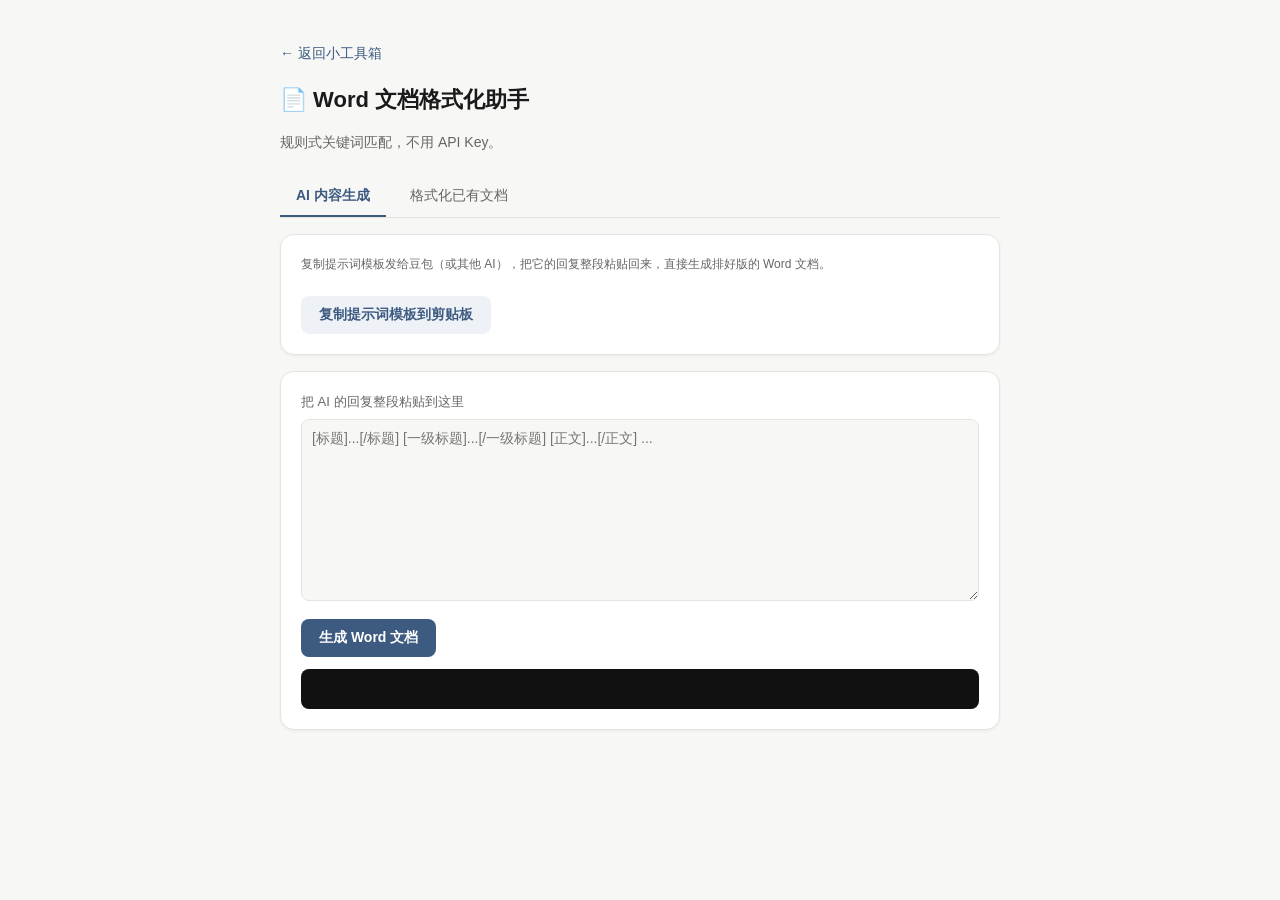
<file: word-formatter/index.html>
<!DOCTYPE html>
<html lang="zh-CN">
<head>
<meta charset="UTF-8">
<meta name="viewport" content="width=device-width, initial-scale=1.0">
<title>Word 文档格式化助手（网页版）</title>
<link rel="icon" href="data:image/svg+xml,<svg xmlns=%22http://www.w3.org/2000/svg%22 viewBox=%220 0 100 100%22><text y=%22.9em%22 font-size=%2290%22>📄</text></svg>">
<style>
:root {
  --bg: #f7f7f5; --bg-card: #ffffff; --text: #1a1a1a; --text-muted: #666;
  --border: #e5e5e0; --accent: #3d5a80; --accent-bg: #eef2f7;
  --shadow: 0 1px 3px rgba(0,0,0,0.06); --radius: 14px;
}
@media (prefers-color-scheme: dark) {
  :root {
    --bg: #14151a; --bg-card: #1d1f26; --text: #ececec; --text-muted: #9a9a9a;
    --border: #2a2c34; --accent: #8fb4d9; --accent-bg: #23303f;
    --shadow: 0 1px 3px rgba(0,0,0,0.4);
  }
}
* { box-sizing: border-box; }
body {
  margin: 0; background: var(--bg); color: var(--text);
  font-family: -apple-system, BlinkMacSystemFont, "Segoe UI", "PingFang SC", "Microsoft YaHei", sans-serif;
  line-height: 1.6;
}
.wrap { max-width: 760px; margin: 0 auto; padding: 40px 20px 80px; }
a.back { color: var(--accent); text-decoration: none; font-size: 14px; }
h1 { font-size: 22px; margin: 16px 0 6px; }
.sub { color: var(--text-muted); font-size: 14px; margin-bottom: 24px; }
.tabs { display: flex; gap: 8px; margin-bottom: 16px; border-bottom: 1px solid var(--border); }
.tab-btn {
  padding: 10px 16px; border: none; background: none; color: var(--text-muted);
  font-size: 14px; cursor: pointer; border-bottom: 2px solid transparent;
}
.tab-btn.active { color: var(--accent); border-bottom-color: var(--accent); font-weight: 600; }
.panel { display: none; }
.panel.active { display: block; }
.card {
  background: var(--bg-card); border: 1px solid var(--border); border-radius: var(--radius);
  padding: 20px; box-shadow: var(--shadow); margin-bottom: 16px;
}
label { display: block; font-size: 13px; color: var(--text-muted); margin-bottom: 6px; }
textarea, input[type=file] {
  width: 100%; background: var(--bg); color: var(--text); border: 1px solid var(--border);
  border-radius: 8px; padding: 10px; font-size: 14px; font-family: inherit;
}
textarea { resize: vertical; }
.btn {
  display: inline-block; border: none; background: var(--accent); color: #fff;
  padding: 10px 18px; border-radius: 8px; font-size: 14px; font-weight: 600;
  cursor: pointer; margin-top: 10px; margin-right: 8px;
}
.btn.secondary { background: var(--accent-bg); color: var(--accent); }
.btn:disabled { opacity: 0.5; cursor: not-allowed; }
.log {
  background: #111; color: #ddd; border-radius: 8px; padding: 12px; font-size: 13px;
  font-family: ui-monospace, SFMono-Regular, Consolas, monospace; white-space: pre-wrap;
  max-height: 320px; overflow-y: auto; margin-top: 12px; min-height: 40px;
}
.hint { font-size: 12px; color: var(--text-muted); margin-top: 8px; }
</style>
</head>
<body>
<div class="wrap">
  <a class="back" href="../">&larr; 返回小工具箱</a>
  <h1>📄 Word 文档格式化助手</h1>
  <p class="sub">规则式关键词匹配，不用 API Key。</p>

  <div class="tabs">
    <button class="tab-btn active" data-tab="tab2">AI 内容生成</button>
    <button class="tab-btn" data-tab="tab1">格式化已有文档</button>
  </div>

  <div id="tab2" class="panel active">
    <div class="card">
      <p class="hint" style="margin-top:0">复制提示词模板发给豆包（或其他 AI），把它的回复整段粘贴回来，直接生成排好版的 Word 文档。</p>
      <button class="btn secondary" id="copyPromptBtn">复制提示词模板到剪贴板</button>
    </div>
    <div class="card">
      <label>把 AI 的回复整段粘贴到这里</label>
      <textarea id="aiInputBox" rows="10" placeholder="[标题]...[/标题] [一级标题]...[/一级标题] [正文]...[/正文] ..."></textarea>
      <button class="btn" id="generateBtn">生成 Word 文档</button>
      <div class="log" id="log2"></div>
    </div>
  </div>

  <div id="tab1" class="panel">
    <div class="card">
      <label>选择 Word 文档 (.docx)</label>
      <input type="file" id="fileInput" accept=".docx">
    </div>
    <div class="card">
      <label>用一句话描述想要的格式（可以分号/逗号分隔多条）</label>
      <textarea id="descBox" rows="5">正文字体改成宋体小四，行距1.5倍，段后间距6磅；
一级标题字体黑体加粗居中蓝色；
上边距2.5厘米，左右边距3厘米；
加页码</textarea>
      <button class="btn" id="applyBtn">应用格式</button>
      <div class="log" id="log1"></div>
    </div>
  </div>
</div>

<script src="jszip.min.js"></script>
<script src="docx-engine.js"></script>
<script>
const PROMPT_TEMPLATE = `请严格按照下面的标签格式输出内容，标签必须完整闭合，标签之外不要写任何其他文字（不要有"好的，以下是内容"这类开场白或结束语）：

[标题]这里替换成文档标题[/标题]
[一级标题]这里替换成一级标题文字[/一级标题]
[正文]这里替换成一段正文内容，如果是多段就每段单独用一对[正文]标签[/正文]
[二级标题]这里替换成二级标题文字[/二级标题]
[正文]另一段正文内容[/正文]

（以上 标题/一级标题/二级标题/三级标题/正文 这几种标签可以按需要重复多次、任意顺序组合，不需要全部用到）

[格式]
用一句话描述整篇的格式要求，比如：正文宋体小四号，行距1.5倍；一级标题黑体加粗三号居中；二级标题黑体四号；上边距2.5厘米；加页码
[/格式]

===== 我的具体要求 =====
题目/主题：（在这里写你的题目或主题）
格式要求：（在这里写你想要的字体、字号、颜色、行距、页边距、页码等要求，没有特别要求可以不写）
`;

// ---- Tab 切换 ----
document.querySelectorAll(".tab-btn").forEach(btn => {
  btn.addEventListener("click", () => {
    document.querySelectorAll(".tab-btn").forEach(b => b.classList.remove("active"));
    document.querySelectorAll(".panel").forEach(p => p.classList.remove("active"));
    btn.classList.add("active");
    document.getElementById(btn.dataset.tab).classList.add("active");
  });
});

function log(el, text) { el.textContent += (el.textContent ? "\n" : "") + text; }
function clearLog(el) { el.textContent = ""; }

function downloadBlob(blob, filename) {
  const url = URL.createObjectURL(blob);
  const a = document.createElement("a");
  a.href = url; a.download = filename;
  document.body.appendChild(a); a.click(); a.remove();
  URL.revokeObjectURL(url);
}

// ---- Tab 1：格式化已有文档 ----
const log1 = document.getElementById("log1");
document.getElementById("applyBtn").addEventListener("click", async () => {
  clearLog(log1);
  const fileInput = document.getElementById("fileInput");
  const file = fileInput.files[0];
  if (!file) { log(log1, "请先选择一个 .docx 文件。"); return; }
  if (file.size === 0) {
    log(log1, "!! 这个文件是空的（0 字节），还不是一个真正的 Word 文档。");
    log(log1, "   常见原因：右键新建的 Word 文档要用 Word 真正打开保存过一次才是有效文件。");
    return;
  }
  const description = document.getElementById("descBox").value.trim();
  if (!description) { log(log1, "请描述一下想要的格式。"); return; }

  try {
    const arrayBuffer = await file.arrayBuffer();
    const { blob, log: applyLog, parsed } = await formatExistingDocx(arrayBuffer, description);

    log(log1, "=== 识别到的操作 ===");
    if (parsed.operations.length === 0 && parsed.marginOps.length === 0 && !parsed.addPageNumber) {
      log(log1, "（一条都没识别到，试试参考文本框里的示例格式来描述）");
    }
    for (const op of parsed.operations) log(log1, `  [${op.targetLabel}] ${op.kind} = ${op.value}   (来自：${op.raw})`);
    for (const [side, cm] of parsed.marginOps) log(log1, `  [页边距] ${side} = ${cm} cm`);
    if (parsed.addPageNumber) log(log1, "  [页码] 已识别，将添加");
    if (parsed.unmatched.length) {
      log(log1, "");
      log(log1, "=== 没有识别出来的描述（不会生效）===");
      for (const u of parsed.unmatched) log(log1, "  - " + u);
    }
    log(log1, "");
    log(log1, "=== 应用结果 ===");
    for (const line of applyLog) log(log1, "  " + line);

    const outName = file.name.replace(/\.docx$/i, "") + "_已格式化.docx";
    downloadBlob(blob, outName);
    log(log1, "");
    log(log1, "已下载：" + outName);
  } catch (e) {
    log(log1, "处理时出错：" + e.message);
    console.error(e);
  }
});

// ---- Tab 2：AI 内容生成 ----
const log2 = document.getElementById("log2");

document.getElementById("copyPromptBtn").addEventListener("click", async () => {
  await navigator.clipboard.writeText(PROMPT_TEMPLATE);
  alert("提示词模板已复制到剪贴板，粘贴给豆包之前记得先填写你的题目和格式要求。");
});

document.getElementById("generateBtn").addEventListener("click", async () => {
  clearLog(log2);
  const text = document.getElementById("aiInputBox").value.trim();
  if (!text) { log(log2, "请先把 AI 的回复粘贴到输入框里。"); return; }

  try {
    const resp = await fetch("blank-template.docx");
    const templateBuffer = await resp.arrayBuffer();

    const { blob, log: applyLog, aiResult } = await generateFromAiOutput(text, templateBuffer);

    log(log2, "=== 识别到的内容结构 ===");
    if (aiResult.blocks.length === 0) {
      log(log2, "!! 一个内容标签都没识别到。请确认粘贴的是 AI 按模板输出的完整回复。");
      return;
    }
    for (const [style, t] of aiResult.blocks) {
      const preview = t.length <= 30 ? t : t.slice(0, 30) + "...";
      log(log2, `  [${style}] ${preview}`);
    }
    if (!aiResult.formatText) {
      log(log2, "");
      log(log2, "（没有识别到 [格式] 标签，将使用 Word 默认格式）");
    }
    if (aiResult.leftover) {
      log(log2, "");
      log(log2, "=== 标签之外、被忽略的文字 ===");
      const preview = aiResult.leftover.length <= 200 ? aiResult.leftover : aiResult.leftover.slice(0, 200) + "...";
      log(log2, "  " + preview.replace(/\n/g, "\n  "));
    }
    if (applyLog.length) {
      log(log2, "");
      log(log2, "=== 格式应用结果 ===");
      for (const line of applyLog) log(log2, "  " + line);
    }
    if (aiResult.formatUnmatched && aiResult.formatUnmatched.length) {
      log(log2, "");
      log(log2, "=== [格式] 里没识别出来的描述 ===");
      for (const u of aiResult.formatUnmatched) log(log2, "  - " + u);
    }

    const titleBlock = aiResult.blocks.find(b => b[0] === "Title");
    const safeName = (titleBlock ? titleBlock[1] : "AI生成文档").replace(/[\\/:*?"<>|]/g, "").slice(0, 40) || "AI生成文档";
    downloadBlob(blob, safeName + ".docx");
    log(log2, "");
    log(log2, "已下载：" + safeName + ".docx");
  } catch (e) {
    log(log2, "生成文档时出错：" + e.message);
    console.error(e);
  }
});
</script>
</body>
</html>
</file>
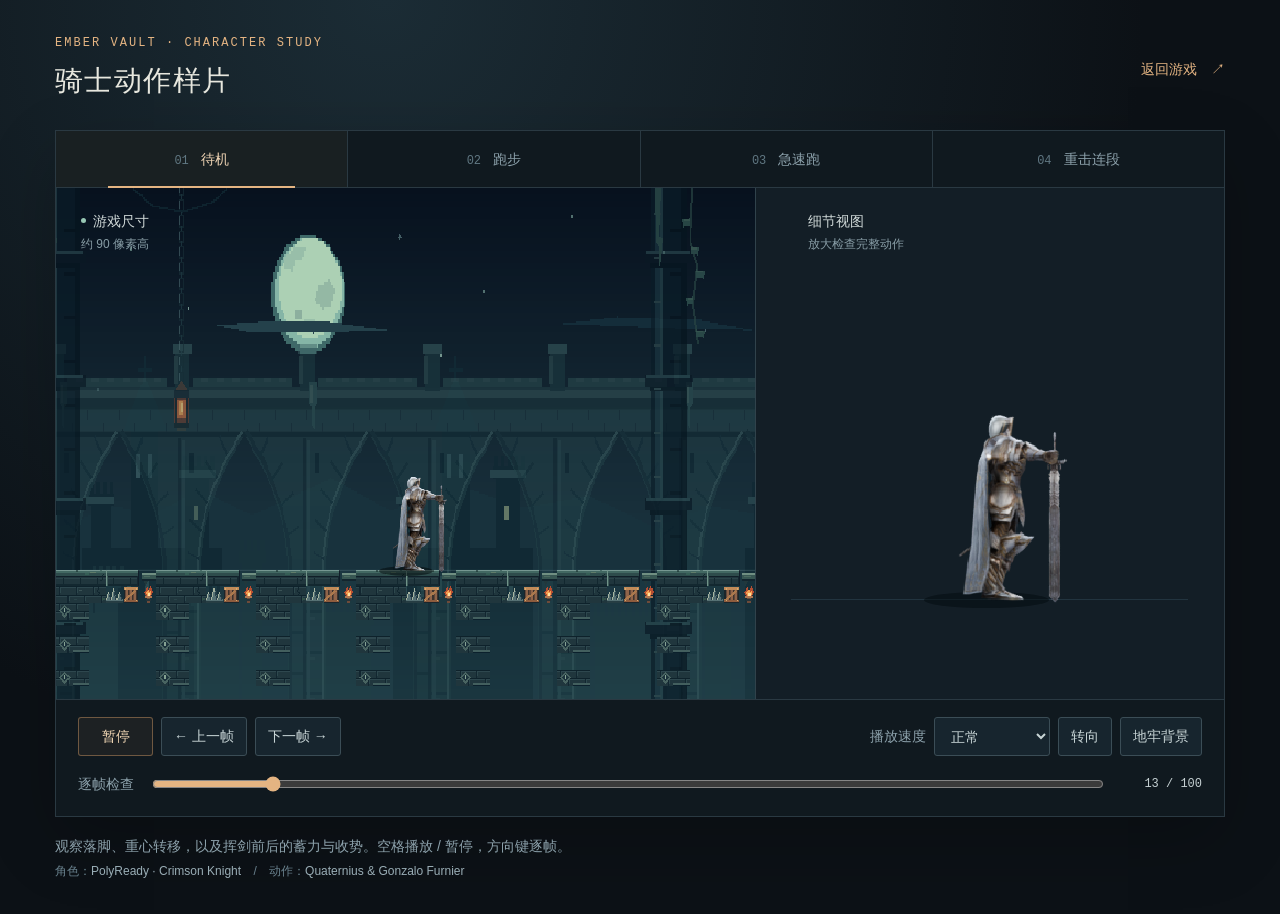
<file: ember-vault/crimson-preview/index.html>
<!doctype html>
<html lang="zh-CN">
<head>
  <meta charset="utf-8">
  <meta name="viewport" content="width=device-width,initial-scale=1">
  <meta name="theme-color" content="#10171d">
  <title>骑士动作样片 · 余烬地牢</title>
  <link rel="stylesheet" href="./preview.css">
</head>
<body>
  <main>
    <header><div><p class="eyebrow">EMBER VAULT · CHARACTER STUDY</p><h1>骑士动作样片</h1></div><a class="back" href="../">返回游戏 <span aria-hidden="true">↗</span></a></header>
    <div class="workspace">
      <nav class="clips" aria-label="选择动作">
        <button data-clip="idle" aria-pressed="true"><span>01</span>待机</button>
        <button data-clip="run" aria-pressed="false"><span>02</span>跑步</button>
        <button data-clip="sprint" aria-pressed="false"><span>03</span>急速跑</button>
        <button data-clip="heavy" aria-pressed="false"><span>04</span>重击连段</button>
      </nav>
      <div class="stage">
        <canvas id="preview" width="1120" height="490" aria-label="左侧为游戏场景中的角色，右侧放大展示相同动作"></canvas>
        <div class="view-label game-label"><i></i>游戏尺寸<span>约 90 像素高</span></div>
        <div class="view-label detail-label">细节视图<span>放大检查完整动作</span></div>
        <div class="loading" id="loading" role="status"><p id="loadMessage">正在载入骑士与动作…</p><button id="retry" hidden>重新载入</button></div>
      </div>
      <div class="transport">
        <div class="buttons"><button id="play" aria-label="暂停播放">暂停</button><button id="previous" aria-label="上一帧">← 上一帧</button><button id="next" aria-label="下一帧">下一帧 →</button></div>
        <div class="options"><label>播放速度<select id="speed"><option value="1">正常</option><option value="0.5">半速</option><option value="0.25">四分之一速</option></select></label><button id="flip">转向</button><button id="backdrop" aria-pressed="true">地牢背景</button></div>
      </div>
      <div class="timeline"><label for="scrub">逐帧检查</label><input id="scrub" type="range" min="0" max="1" step="1" value="0" aria-label="动作帧"><output id="counter">— / —</output></div>
    </div>
    <footer><p>观察落脚、重心转移，以及挥剑前后的蓄力与收势。空格播放 / 暂停，方向键逐帧。</p><p class="credits">角色：<a href="https://www.fab.com/listings/1fc0baa6-fc4f-487b-92e2-0d369709d819" target="_blank" rel="noopener">PolyReady · Crimson Knight</a><span> / </span>动作：<a href="https://quaternius.com/packs/universalanimationlibrary.html" target="_blank" rel="noopener">Quaternius & Gonzalo Furnier</a></p></footer>
  </main>
  <script type="module" src="./preview.js"></script>
</body>
</html>
</file>
<file: style.css>
:root {
  color-scheme: light;
  --bg: #f2f0e5;
  --bg-card: #fffdf4;
  --text: #293d46;
  --text-muted: #586a65;
  --border: #c5cebc;
  --border-strong: #7b9280;
  --accent: #426953;
  --accent-bg: #e4ebd9;
  --button-bg: #426953;
  --button-text: #fffdf4;
  --gold: #9b6a26;
  --shadow-color: #c6cfb9;
  --grid-color: rgba(83, 110, 84, .035);
  --radius: 2px;
  --font-ui: -apple-system, BlinkMacSystemFont, "Segoe UI", "PingFang SC", "Microsoft YaHei", sans-serif;
  --font-display: ui-monospace, "Cascadia Mono", Consolas, "Microsoft YaHei", monospace;
}
@media (prefers-color-scheme: dark) {
  :root {
    color-scheme: dark;
    --bg: #192329;
    --bg-card: #243237;
    --text: #eeeeda;
    --text-muted: #bcc7b9;
    --border: #455c59;
    --border-strong: #7d9c88;
    --accent: #acd1ac;
    --accent-bg: #304b40;
    --button-bg: #a1c69e;
    --button-text: #1a3029;
    --gold: #e4bd7b;
    --shadow-color: #101a20;
    --grid-color: rgba(164, 190, 164, .035);
  }
}
* { box-sizing: border-box; }
body {
  margin: 0;
  color: var(--text);
  background-color: var(--bg);
  background-image: linear-gradient(var(--grid-color) 1px, transparent 1px), linear-gradient(90deg, var(--grid-color) 1px, transparent 1px);
  background-size: 24px 24px;
  font-family: var(--font-ui);
  line-height: 1.75;
}
::selection { color: var(--button-text); background: var(--button-bg); }
a { color: var(--accent); }
a:focus-visible, button:focus-visible { outline: 3px solid var(--accent); outline-offset: 5px; }
.hero { padding: 80px 24px 42px; text-align: center; }
.hero-inner { max-width: 720px; margin: 0 auto; }
.avatar {
  display: grid;
  place-items: center;
  width: 72px;
  height: 72px;
  margin: 0 auto 20px;
  background: var(--accent-bg);
  border: 2px solid var(--border-strong);
  box-shadow: 4px 4px 0 var(--shadow-color);
}
.pixel-icon { display: block; width: 32px; height: 32px; image-rendering: pixelated; shape-rendering: crispEdges; }
.avatar .pixel-icon { width: 48px; height: 48px; }
.hero h1 {
  margin: 0 0 12px;
  font-family: var(--font-display);
  font-size: clamp(30px, 4vw, 38px);
  font-weight: 800;
  line-height: 1.3;
  letter-spacing: .08em;
  text-shadow: 2px 2px 0 var(--shadow-color);
}
.tagline { margin: 0 0 22px; color: var(--text-muted); font-size: 14px; }
.hero-links { display: flex; justify-content: center; flex-wrap: wrap; gap: 12px; }
.hero-links a, .hero-links .link-btn, .btn {
  display: inline-flex;
  justify-content: center;
  align-items: center;
  gap: 7px;
  min-height: 42px;
  padding: 7px 17px;
  border: 2px solid var(--border-strong);
  border-radius: var(--radius);
  box-shadow: 3px 3px 0 var(--shadow-color);
  font-family: var(--font-ui);
  font-size: 14px;
  font-weight: 650;
  line-height: 1.5;
  text-decoration: none;
  cursor: pointer;
  touch-action: manipulation;
  transition: transform 90ms steps(2, end), box-shadow 90ms steps(2, end), background-color 90ms;
}
.hero-links a, .hero-links .link-btn { color: var(--accent); background: var(--bg-card); }
.hero-links .pixel-icon { width: 20px; height: 20px; }
.hero-links a:hover, .hero-links .link-btn:hover { background: var(--accent-bg); }
.hero-links a:active, .hero-links .link-btn:active, .btn:active { transform: translate(3px, 3px); box-shadow: 0 0 0 var(--shadow-color); }
main { max-width: 1100px; margin: 0 auto; padding: 0 28px 42px; }
.tools { display: grid; grid-template-columns: repeat(2, minmax(0, 1fr)); gap: 24px; }
.card {
  position: relative;
  display: flex;
  flex-direction: column;
  min-width: 0;
  padding: 24px;
  background: var(--bg-card);
  border: 2px solid var(--border);
  border-radius: var(--radius);
  box-shadow: 4px 4px 0 var(--shadow-color);
}
.card::after { content: ""; position: absolute; top: 14px; right: 14px; width: 4px; height: 4px; background: var(--border-strong); box-shadow: -8px 0 0 var(--border); }
.card-icon { display: grid; place-items: center; width: 48px; height: 48px; margin-bottom: 16px; background: var(--accent-bg); border: 1px solid var(--border); }
.card h2 { margin: 0 0 14px; font: 700 19px/1.5 var(--font-display); }
.card-desc { margin: 0 0 14px; color: var(--text-muted); font-size: 14px; overflow-wrap: anywhere; }
.card-desc strong { color: var(--text); font-weight: 650; }
.card-desc a { text-decoration: underline; text-decoration-color: var(--border-strong); text-underline-offset: 3px; }
.card-desc a:hover { text-decoration-color: var(--accent); }
.card-meta { display: flex; flex-wrap: wrap; gap: 6px; margin: auto 0 18px; padding-top: 5px; }
.tag { display: inline-block; padding: 2px 8px; color: var(--accent); background: var(--accent-bg); border: 1px solid var(--border); font-size: 11px; font-family: var(--font-display); }
.btn { min-height: 44px; color: var(--button-text); background: var(--button-bg); border-color: var(--border-strong); }
.btn:hover { background: color-mix(in srgb, var(--button-bg) 88%, var(--text)); }
footer { max-width: 1044px; margin: 0 auto; padding: 22px 24px 112px; color: var(--text-muted); border-top: 2px dashed var(--border); font-size: 12px; text-align: center; }
footer p { margin: 0; }
@media (max-width: 720px) {
  .hero { padding: 90px 22px 32px; }
  .hero h1 { font-size: 30px; }
  .tagline { font-size: 13px; }
  main { padding: 0 20px 32px; }
  .tools { grid-template-columns: minmax(0, 1fr); gap: 22px; }
  .card { padding: 20px; }
  .card h2 { font-size: 18px; }
  .hero-links a, .hero-links .link-btn { min-height: 44px; }
  footer { margin: 0 20px; padding-inline: 8px; }
}
@media (prefers-reduced-motion: reduce) {
  .hero-links a, .hero-links .link-btn, .btn { transition: none; }
  .hero-links a:active, .hero-links .link-btn:active, .btn:active { transform: none; }
}
</file>
<file: assets/knight-game/game.css>
.homepage-guard {
  --guard-ink: var(--text);
  --guard-muted: var(--text-muted);
  --guard-paper: var(--bg-card);
  --guard-line: var(--border-strong);
  --guard-accent: var(--accent);
  position: fixed;
  inset: 0;
  z-index: 40;
  pointer-events: none;
  font-family: var(--font-ui);
}
.homepage-guard[hidden], .homepage-guard[data-suspended="true"] { display: none; }
.guard-canvas { display: block; width: 100%; height: 100%; image-rendering: pixelated; }
.guard-hud {
  position: absolute;
  left: max(22px, env(safe-area-inset-left));
  bottom: calc(86px + env(safe-area-inset-bottom));
  display: flex;
  align-items: center;
  gap: 12px;
  max-width: calc(100% - 32px);
  padding: 9px 10px 9px 13px;
  color: var(--guard-ink);
  background: var(--guard-paper);
  border: 2px solid var(--guard-line);
  border-radius: var(--radius);
  box-shadow: 3px 3px 0 var(--shadow-color);
}
.guard-mark { display: block; color: var(--guard-accent); line-height: 1; }
.guard-mark .pixel-icon { width: 26px; height: 26px; }
.guard-info { display: flex; flex-direction: column; gap: 1px; min-width: 0; }
.guard-name { font: 700 11px/1.5 var(--font-display); letter-spacing: .07em; }
.guard-count { margin-left: 6px; font-family: ui-monospace, Consolas, monospace; font-weight: 500; color: var(--guard-muted); letter-spacing: 0; }
.guard-hint { font-size: 12px; line-height: 1.5; color: var(--guard-muted); white-space: nowrap; }
.guard-charge {
  width: 32px;
  height: 8px;
  border: 1px solid var(--guard-line);
  background: repeating-linear-gradient(to right, transparent 0 4px, var(--guard-paper) 4px 6px), linear-gradient(to right, var(--guard-accent) var(--charge, 0%), transparent var(--charge, 0%));
}
.guard-toggle {
  pointer-events: auto;
  flex-shrink: 0;
  min-width: 44px;
  min-height: 36px;
  padding: 6px 9px;
  border: 2px solid var(--guard-line);
  border-radius: var(--radius);
  color: var(--guard-ink);
  background: var(--accent-bg);
  box-shadow: 2px 2px 0 var(--shadow-color);
  font: inherit;
  font-size: 12px;
  cursor: pointer;
  touch-action: manipulation;
}
.guard-toggle:hover { background: color-mix(in srgb, var(--guard-accent) 12%, transparent); }
.guard-toggle:active { transform: translate(2px, 2px); box-shadow: none; }
.guard-toggle:focus-visible { outline: 3px solid var(--accent); outline-offset: 3px; }
.homepage-guard[data-cooling="true"] { --guard-accent: var(--gold); }
.homepage-guard[data-enabled="false"] .guard-canvas,
.homepage-guard[data-enabled="false"] .guard-info,
.homepage-guard[data-enabled="false"] .guard-charge { display: none; }
.homepage-guard[data-enabled="false"] .guard-hud { bottom: calc(16px + env(safe-area-inset-bottom)); padding: 4px 5px 4px 10px; gap: 7px; }
.homepage-guard[data-enabled="false"] .guard-mark .pixel-icon { width: 20px; height: 20px; }
.guard-announcement {
  position: absolute;
  width: 1px;
  height: 1px;
  padding: 0;
  margin: -1px;
  overflow: hidden;
  clip-path: inset(50%);
  white-space: nowrap;
}
/* Keep the large hint out of the cards when there is no wide side gutter. */
@media (max-width: 1679px) {
  .homepage-guard[data-enabled="true"] .guard-hud {
    top: max(12px, env(safe-area-inset-top));
    right: max(12px, env(safe-area-inset-right));
    bottom: auto;
    left: auto;
  }
}
@media (max-width: 480px) {
  .guard-hud { left: max(12px, env(safe-area-inset-left)); gap: 8px; padding-left: 10px; }
  .guard-charge { display: none; }
  .guard-toggle { min-height: 40px; }
}
@media (prefers-reduced-motion: reduce) {
  .guard-toggle:active { transform: none; }
}
</file>
<file: ember-vault/crimson-preview/preview.css>
:root{color-scheme:dark;font:16px/1.6 "Segoe UI","Microsoft YaHei",sans-serif;color:#e7e7de;background:#0c1116;--gold:#e4b482;--muted:#8da2ac;--line:#2a3942}
*{box-sizing:border-box}[hidden]{display:none!important}body{margin:0;background:radial-gradient(ellipse at 30% 0,#1b2c35 0,transparent 60%)}main{width:min(1250px,100%);padding:34px 40px 28px;margin:auto}header{display:flex;justify-content:space-between;align-items:center;margin-bottom:26px;gap:20px}.eyebrow{font:12px/1.5 ui-monospace,monospace;letter-spacing:.17em;color:var(--gold);margin:0 0 7px}h1{font-size:28px;font-weight:500;letter-spacing:.05em;margin:0}a{color:var(--gold);text-decoration:none}a:hover{text-decoration:underline}.back{font-size:14px;white-space:nowrap}.back span{padding-left:10px}.workspace{border:1px solid var(--line);background:#10191f;box-shadow:0 25px 65px #0003}.clips{display:flex;border-bottom:1px solid var(--line);gap:0}.clips button{flex:1;border:0;border-radius:0;border-right:1px solid var(--line);padding:17px 12px;background:transparent;color:var(--muted);position:relative}.clips button:last-child{border-right:0}.clips button[aria-pressed=true]{color:#f0d5b5;background:#b78a5b0e}.clips button[aria-pressed=true]:after{content:"";height:2px;position:absolute;bottom:-1px;left:18%;right:18%;background:var(--gold)}.clips span{font:12px ui-monospace,monospace;color:#607782;padding-right:12px}.stage{position:relative;background:#121e27;overflow:hidden}canvas{display:block;width:100%;aspect-ratio:1120/490;image-rendering:pixelated}.view-label{position:absolute;top:22px;font-size:14px;color:#d0d9d8;pointer-events:none}.game-label{left:25px}.detail-label{left:64.4%}.view-label span{display:block;font-size:12px;color:#889da6;margin-top:2px}.view-label i{display:inline-block;width:5px;height:5px;border-radius:50%;background:#98c7b4;margin-right:7px;vertical-align:3px}.loading{position:absolute;inset:0;display:flex;align-items:center;justify-content:center;flex-direction:column;background:#111c24;color:#a7b8be}.loading p{padding:20px}.transport{display:flex;justify-content:space-between;align-items:center;gap:18px;border-top:1px solid var(--line);padding:17px 22px}.buttons,.options{display:flex;align-items:center;gap:8px;flex-wrap:wrap}button,select{font:inherit;font-size:14px;min-height:39px;border:1px solid #3b4d56;border-radius:3px;color:#c8d5d6;background:#17252e;padding:7px 12px}button{cursor:pointer}button:hover,select:hover{background:#233640}button:disabled{cursor:default;opacity:.45}button:focus-visible,select:focus-visible,input:focus-visible,a:focus-visible{outline:2px solid var(--gold);outline-offset:3px}#play{min-width:75px;color:#efd5b3;border-color:#a77d5599;background:#a77d5517}.options label{color:var(--muted);font-size:14px;display:flex;align-items:center;gap:8px}.timeline{display:flex;align-items:center;gap:16px;padding:0 22px 20px;font-size:14px;color:var(--muted)}.timeline input{flex:1;min-width:50px;accent-color:var(--gold);cursor:pointer}.timeline output{font:12px ui-monospace,monospace;text-align:right;min-width:80px;color:#c5d0d2}footer{margin-top:18px;font-size:14px;color:var(--muted)}footer p{margin:5px 0}.credits{font-size:12px;color:#69818d}.credits a{color:#9aaeb6}.credits span{padding:0 9px}
@media(max-width:900px){main{padding:23px 18px}.transport{flex-wrap:wrap}.detail-label{left:65%}.view-label{top:14px;font-size:12px}.view-label span{font-size:12px}.game-label{left:17px}.clips span{display:none}}
@media(max-width:540px){h1{font-size:23px}.eyebrow{font-size:12px;letter-spacing:.06em}main{padding:21px 12px}.clips button{padding:13px 5px;font-size:14px}.view-label{top:9px}.view-label span{display:none}.transport{padding:14px;gap:12px}.options{gap:6px}.options label{font-size:14px}.options select{max-width:105px}.timeline{padding:0 14px 17px;gap:9px}.timeline label{font-size:12px}.timeline output{min-width:63px}.back{font-size:12px}footer{font-size:14px}}
@media(prefers-reduced-motion:reduce){*{scroll-behavior:auto}}
</file>
